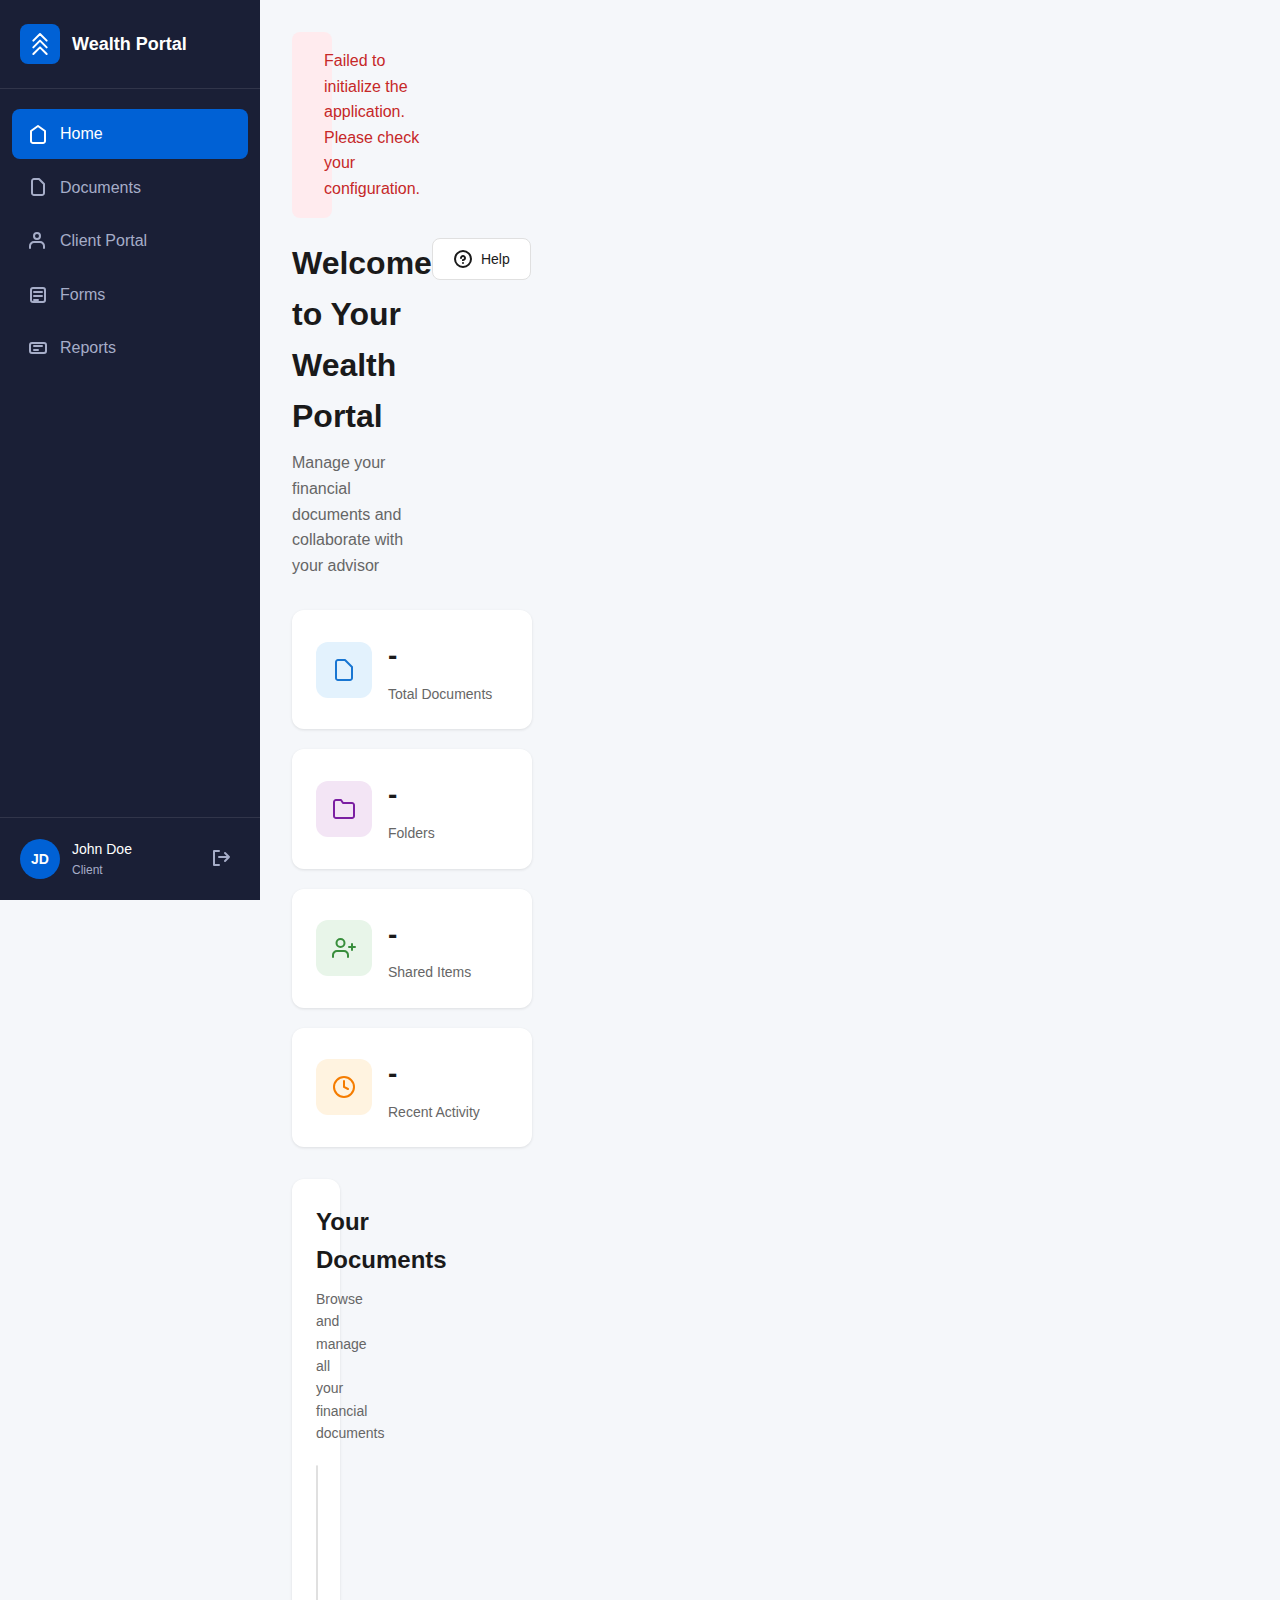
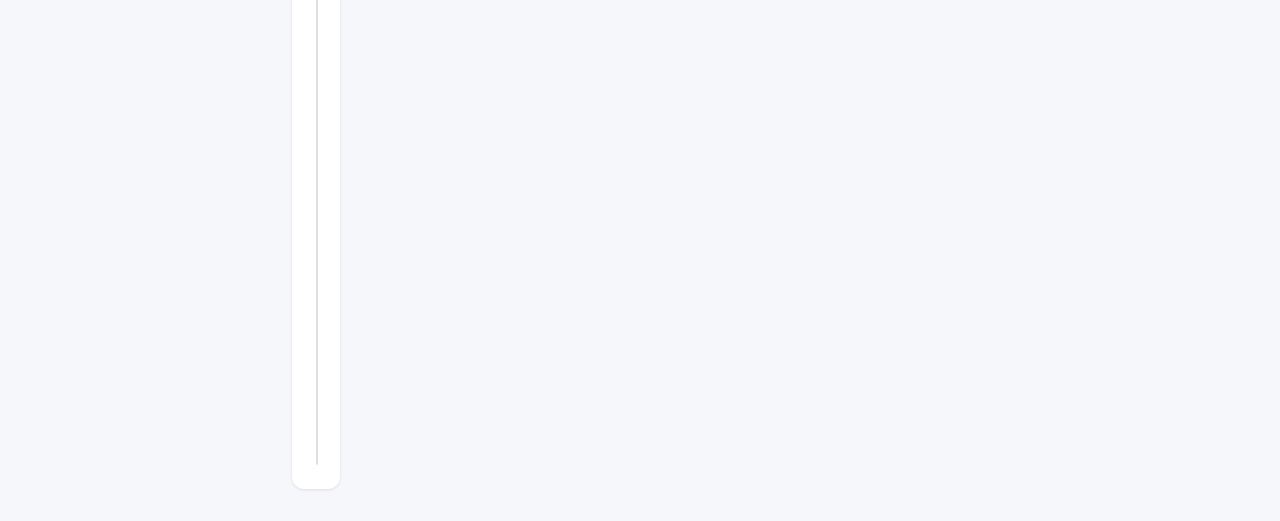
<file: frontend/index.html>
<!DOCTYPE html>
<html lang="en">
<head>
    <meta charset="UTF-8">
    <meta name="viewport" content="width=device-width, initial-scale=1.0">
    <title>Wealth Portal - Home</title>

    <!-- Box UI Elements CSS -->
    <link rel="stylesheet" href="https://cdn01.boxcdn.net/platform/elements/21.0.0/en-US/explorer.css" />

    <!-- Custom styles -->
    <link rel="stylesheet" href="styles/main.css">
</head>
<body>
    <div class="app-container">
        <!-- Sidebar Navigation -->
        <aside class="sidebar">
            <div class="sidebar-header">
                <div class="logo">
                    <svg width="40" height="40" viewBox="0 0 60 60" fill="none" xmlns="http://www.w3.org/2000/svg">
                        <rect width="60" height="60" rx="12" fill="#0061D5"/>
                        <path d="M20 25L30 15L40 25M20 35L30 25L40 35M20 45L30 35L40 45" stroke="white" stroke-width="3" stroke-linecap="round" stroke-linejoin="round"/>
                    </svg>
                    <span>Wealth Portal</span>
                </div>
            </div>

            <nav class="sidebar-nav">
                <a href="index.html" class="nav-item active">
                    <svg width="20" height="20" viewBox="0 0 20 20" fill="none" xmlns="http://www.w3.org/2000/svg">
                        <path d="M3 7L10 2L17 7V17C17 17.5304 16.7893 18.0391 16.4142 18.4142C16.0391 18.7893 15.5304 19 15 19H5C4.46957 19 3.96086 18.7893 3.58579 18.4142C3.21071 18.0391 3 17.5304 3 17V7Z" stroke="currentColor" stroke-width="2" stroke-linecap="round" stroke-linejoin="round"/>
                    </svg>
                    <span>Home</span>
                </a>

                <a href="documents.html" class="nav-item">
                    <svg width="20" height="20" viewBox="0 0 20 20" fill="none" xmlns="http://www.w3.org/2000/svg">
                        <path d="M4 4C4 3.46957 4.21071 2.96086 4.58579 2.58579C4.96086 2.21071 5.46957 2 6 2H11L16 7V16C16 16.5304 15.7893 17.0391 15.4142 17.4142C15.0391 17.7893 14.5304 18 14 18H6C5.46957 18 4.96086 17.7893 4.58579 17.4142C4.21071 17.0391 4 16.5304 4 16V4Z" stroke="currentColor" stroke-width="2" stroke-linecap="round" stroke-linejoin="round"/>
                    </svg>
                    <span>Documents</span>
                </a>

                <a href="client-portal.html" class="nav-item">
                    <svg width="20" height="20" viewBox="0 0 20 20" fill="none" xmlns="http://www.w3.org/2000/svg">
                        <path d="M16 17V15C16 13.9391 15.5786 12.9217 14.8284 12.1716C14.0783 11.4214 13.0609 11 12 11H6C4.93913 11 3.92172 11.4214 3.17157 12.1716C2.42143 12.9217 2 13.9391 2 15V17" stroke="currentColor" stroke-width="2" stroke-linecap="round" stroke-linejoin="round"/>
                        <circle cx="9" cy="5" r="3" stroke="currentColor" stroke-width="2"/>
                    </svg>
                    <span>Client Portal</span>
                </a>

                <a href="forms.html" class="nav-item">
                    <svg width="20" height="20" viewBox="0 0 20 20" fill="none" xmlns="http://www.w3.org/2000/svg">
                        <rect x="3" y="3" width="14" height="14" rx="2" stroke="currentColor" stroke-width="2"/>
                        <line x1="6" y1="7" x2="14" y2="7" stroke="currentColor" stroke-width="2" stroke-linecap="round"/>
                        <line x1="6" y1="11" x2="14" y2="11" stroke="currentColor" stroke-width="2" stroke-linecap="round"/>
                        <line x1="6" y1="15" x2="10" y2="15" stroke="currentColor" stroke-width="2" stroke-linecap="round"/>
                    </svg>
                    <span>Forms</span>
                </a>

                <a href="reports.html" class="nav-item">
                    <svg width="20" height="20" viewBox="0 0 20 20" fill="none" xmlns="http://www.w3.org/2000/svg">
                        <path d="M18 13V7C18 5.89543 17.1046 5 16 5H4C2.89543 5 2 5.89543 2 7V13C2 14.1046 2.89543 15 4 15H16C17.1046 15 18 14.1046 18 13Z" stroke="currentColor" stroke-width="2"/>
                        <line x1="6" y1="8" x2="14" y2="8" stroke="currentColor" stroke-width="2" stroke-linecap="round"/>
                        <line x1="6" y1="12" x2="10" y2="12" stroke="currentColor" stroke-width="2" stroke-linecap="round"/>
                    </svg>
                    <span>Reports</span>
                </a>
            </nav>

            <div class="sidebar-footer">
                <div class="user-profile">
                    <div class="avatar">JD</div>
                    <div class="user-info">
                        <div class="user-name">John Doe</div>
                        <div class="user-role">Client</div>
                    </div>
                </div>
                <button class="logout-btn" onclick="logout()">
                    <svg width="20" height="20" viewBox="0 0 20 20" fill="none" xmlns="http://www.w3.org/2000/svg">
                        <path d="M7 17L2 17L2 3L7 3M13 13L17 9M17 9L13 5M17 9L7 9" stroke="currentColor" stroke-width="2" stroke-linecap="round" stroke-linejoin="round"/>
                    </svg>
                </button>
            </div>
        </aside>

        <!-- Main Content -->
        <main class="main-content">
            <header class="page-header">
                <div class="header-content">
                    <h1>Welcome to Your Wealth Portal</h1>
                    <p class="header-subtitle">Manage your financial documents and collaborate with your advisor</p>
                </div>
                <div class="header-actions">
                    <button class="btn btn-secondary" onclick="showHelp()">
                        <svg width="20" height="20" viewBox="0 0 20 20" fill="none" xmlns="http://www.w3.org/2000/svg">
                            <circle cx="10" cy="10" r="8" stroke="currentColor" stroke-width="2"/>
                            <path d="M10 14V14.01M10 11C10 11 10 11 10 11C10.5304 11 11.0391 10.7893 11.4142 10.4142C11.7893 10.0391 12 9.53043 12 9C12 8.46957 11.7893 7.96086 11.4142 7.58579C11.0391 7.21071 10.5304 7 10 7C9.46957 7 8.96086 7.21071 8.58579 7.58579C8.21071 7.96086 8 8.46957 8 9" stroke="currentColor" stroke-width="2" stroke-linecap="round"/>
                        </svg>
                        Help
                    </button>
                </div>
            </header>

            <!-- Quick Stats -->
            <div class="stats-grid">
                <div class="stat-card">
                    <div class="stat-icon" style="background: #e3f2fd;">
                        <svg width="24" height="24" viewBox="0 0 24 24" fill="none" xmlns="http://www.w3.org/2000/svg">
                            <path d="M13 2H6C5.46957 2 4.96086 2.21071 4.58579 2.58579C4.21071 2.96086 4 3.46957 4 4V20C4 20.5304 4.21071 21.0391 4.58579 21.4142C4.96086 21.7893 5.46957 22 6 22H18C18.5304 22 19.0391 21.7893 19.4142 21.4142C19.7893 21.0391 20 20.5304 20 20V9L13 2Z" stroke="#1976d2" stroke-width="2" stroke-linecap="round" stroke-linejoin="round"/>
                        </svg>
                    </div>
                    <div class="stat-content">
                        <div class="stat-value" id="totalFiles">-</div>
                        <div class="stat-label">Total Documents</div>
                    </div>
                </div>

                <div class="stat-card">
                    <div class="stat-icon" style="background: #f3e5f5;">
                        <svg width="24" height="24" viewBox="0 0 24 24" fill="none" xmlns="http://www.w3.org/2000/svg">
                            <path d="M22 19C22 19.5304 21.7893 20.0391 21.4142 20.4142C21.0391 20.7893 20.5304 21 20 21H4C3.46957 21 2.96086 20.7893 2.58579 20.4142C2.21071 20.0391 2 19.5304 2 19V5C2 4.46957 2.21071 3.96086 2.58579 3.58579C2.96086 3.21071 3.46957 3 4 3H9L11 6H20C20.5304 6 21.0391 6.21071 21.4142 6.58579C21.7893 6.96086 22 7.46957 22 8V19Z" stroke="#7b1fa2" stroke-width="2" stroke-linecap="round" stroke-linejoin="round"/>
                        </svg>
                    </div>
                    <div class="stat-content">
                        <div class="stat-value" id="totalFolders">-</div>
                        <div class="stat-label">Folders</div>
                    </div>
                </div>

                <div class="stat-card">
                    <div class="stat-icon" style="background: #e8f5e9;">
                        <svg width="24" height="24" viewBox="0 0 24 24" fill="none" xmlns="http://www.w3.org/2000/svg">
                            <path d="M16 21V19C16 17.9391 15.5786 16.9217 14.8284 16.1716C14.0783 15.4214 13.0609 15 12 15H5C3.93913 15 2.92172 15.4214 2.17157 16.1716C1.42143 16.9217 1 17.9391 1 19V21" stroke="#388e3c" stroke-width="2" stroke-linecap="round" stroke-linejoin="round"/>
                            <circle cx="8.5" cy="7" r="4" stroke="#388e3c" stroke-width="2"/>
                            <path d="M20 8V14M23 11H17" stroke="#388e3c" stroke-width="2" stroke-linecap="round"/>
                        </svg>
                    </div>
                    <div class="stat-content">
                        <div class="stat-value" id="sharedItems">-</div>
                        <div class="stat-label">Shared Items</div>
                    </div>
                </div>

                <div class="stat-card">
                    <div class="stat-icon" style="background: #fff3e0;">
                        <svg width="24" height="24" viewBox="0 0 24 24" fill="none" xmlns="http://www.w3.org/2000/svg">
                            <circle cx="12" cy="12" r="10" stroke="#f57c00" stroke-width="2"/>
                            <path d="M12 6V12L16 14" stroke="#f57c00" stroke-width="2" stroke-linecap="round"/>
                        </svg>
                    </div>
                    <div class="stat-content">
                        <div class="stat-value" id="recentActivity">-</div>
                        <div class="stat-label">Recent Activity</div>
                    </div>
                </div>
            </div>

            <!-- Content Explorer Section -->
            <div class="content-section">
                <div class="section-header">
                    <h2>Your Documents</h2>
                    <p class="section-description">Browse and manage all your financial documents</p>
                </div>

                <div class="explorer-container">
                    <!-- Box Content Explorer will be rendered here -->
                    <div id="content-explorer"></div>
                </div>
            </div>
        </main>
    </div>

    <!-- Box UI Elements JavaScript -->
    <script src="https://cdn01.boxcdn.net/platform/elements/21.0.0/en-US/explorer.js"></script>

    <!-- Custom JavaScript -->
    <script src="scripts/main.js"></script>
</body>
</html>
</file>
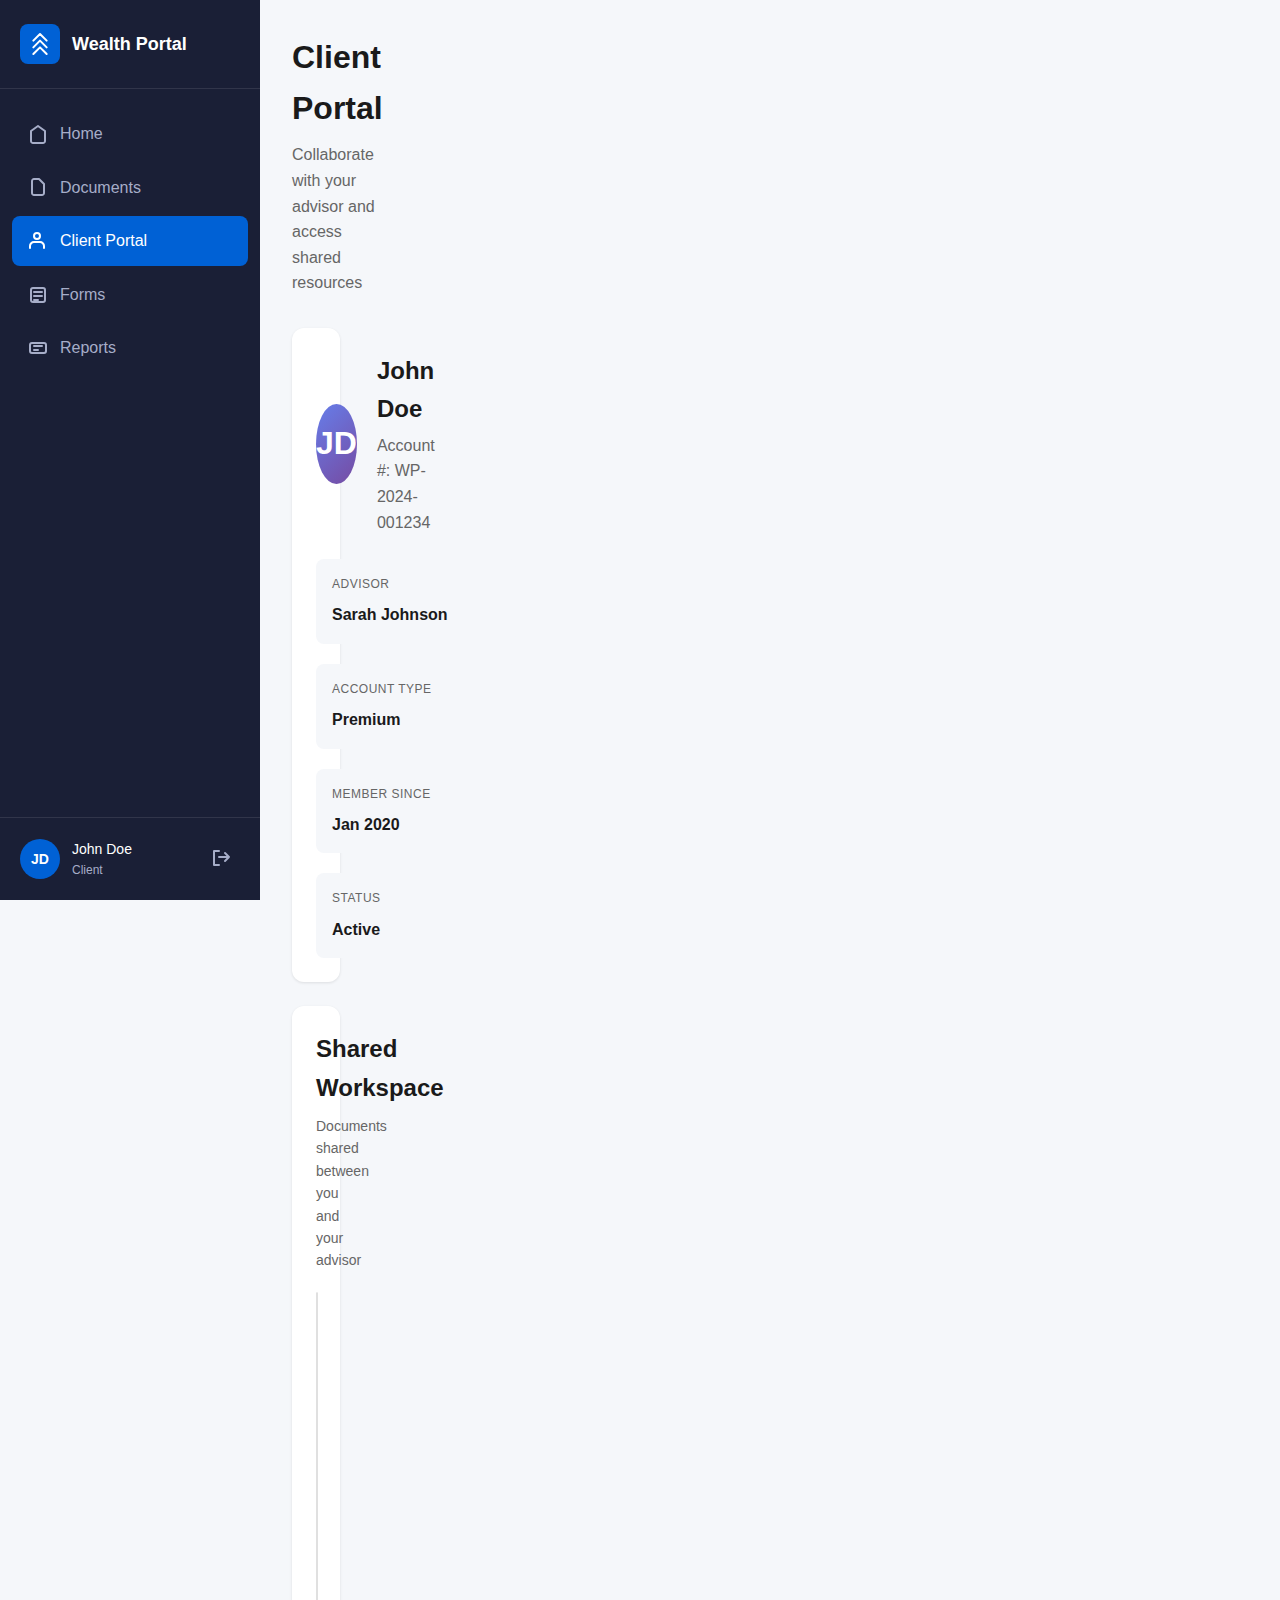
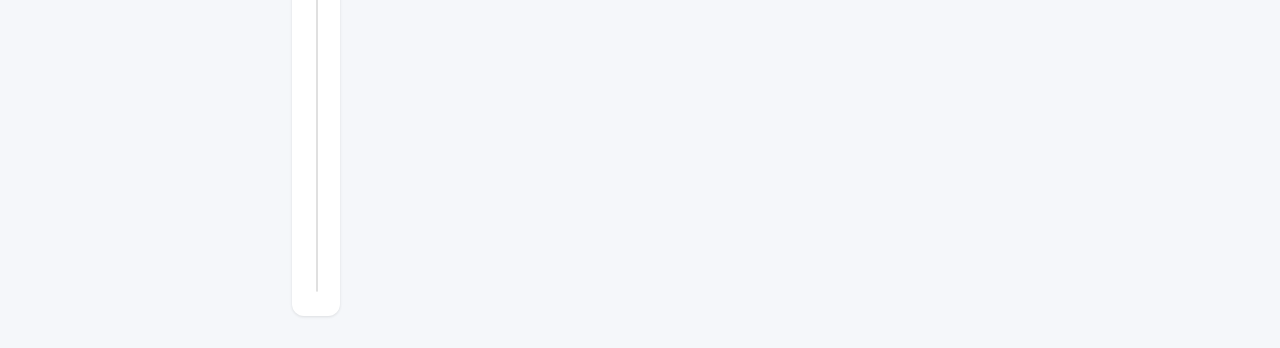
<file: frontend/client-portal.html>
<!DOCTYPE html>
<html lang="en">
<head>
    <meta charset="UTF-8">
    <meta name="viewport" content="width=device-width, initial-scale=1.0">
    <title>Wealth Portal - Client Portal</title>
    <link rel="stylesheet" href="https://cdn01.boxcdn.net/platform/elements/21.0.0/en-US/explorer.css" />
    <link rel="stylesheet" href="styles/main.css">
    <style>
        .client-info-card {
            background: var(--card-bg);
            border-radius: 12px;
            padding: 24px;
            box-shadow: 0 1px 3px rgba(0, 0, 0, 0.1);
            margin-bottom: 24px;
        }
        .client-header {
            display: flex;
            align-items: center;
            gap: 20px;
            margin-bottom: 24px;
        }
        .client-avatar {
            width: 80px;
            height: 80px;
            border-radius: 50%;
            background: linear-gradient(135deg, #667eea 0%, #764ba2 100%);
            display: flex;
            align-items: center;
            justify-content: center;
            color: white;
            font-size: 32px;
            font-weight: 600;
        }
        .client-details h2 {
            font-size: 24px;
            margin-bottom: 4px;
        }
        .client-details p {
            color: var(--text-secondary);
        }
        .info-grid {
            display: grid;
            grid-template-columns: repeat(auto-fit, minmax(200px, 1fr));
            gap: 20px;
        }
        .info-item {
            padding: 16px;
            background: var(--background);
            border-radius: 8px;
        }
        .info-label {
            font-size: 12px;
            color: var(--text-secondary);
            text-transform: uppercase;
            letter-spacing: 0.5px;
            margin-bottom: 8px;
        }
        .info-value {
            font-size: 16px;
            font-weight: 600;
            color: var(--text-primary);
        }
    </style>
</head>
<body>
    <div class="app-container">
        <aside class="sidebar">
            <div class="sidebar-header">
                <div class="logo">
                    <svg width="40" height="40" viewBox="0 0 60 60" fill="none" xmlns="http://www.w3.org/2000/svg">
                        <rect width="60" height="60" rx="12" fill="#0061D5"/>
                        <path d="M20 25L30 15L40 25M20 35L30 25L40 35M20 45L30 35L40 45" stroke="white" stroke-width="3" stroke-linecap="round" stroke-linejoin="round"/>
                    </svg>
                    <span>Wealth Portal</span>
                </div>
            </div>
            <nav class="sidebar-nav">
                <a href="index.html" class="nav-item">
                    <svg width="20" height="20" viewBox="0 0 20 20" fill="none" xmlns="http://www.w3.org/2000/svg">
                        <path d="M3 7L10 2L17 7V17C17 17.5304 16.7893 18.0391 16.4142 18.4142C16.0391 18.7893 15.5304 19 15 19H5C4.46957 19 3.96086 18.7893 3.58579 18.4142C3.21071 18.0391 3 17.5304 3 17V7Z" stroke="currentColor" stroke-width="2" stroke-linecap="round" stroke-linejoin="round"/>
                    </svg>
                    <span>Home</span>
                </a>
                <a href="documents.html" class="nav-item">
                    <svg width="20" height="20" viewBox="0 0 20 20" fill="none" xmlns="http://www.w3.org/2000/svg">
                        <path d="M4 4C4 3.46957 4.21071 2.96086 4.58579 2.58579C4.96086 2.21071 5.46957 2 6 2H11L16 7V16C16 16.5304 15.7893 17.0391 15.4142 17.4142C15.0391 17.7893 14.5304 18 14 18H6C5.46957 18 4.96086 17.7893 4.58579 17.4142C4.21071 17.0391 4 16.5304 4 16V4Z" stroke="currentColor" stroke-width="2" stroke-linecap="round" stroke-linejoin="round"/>
                    </svg>
                    <span>Documents</span>
                </a>
                <a href="client-portal.html" class="nav-item active">
                    <svg width="20" height="20" viewBox="0 0 20 20" fill="none" xmlns="http://www.w3.org/2000/svg">
                        <path d="M16 17V15C16 13.9391 15.5786 12.9217 14.8284 12.1716C14.0783 11.4214 13.0609 11 12 11H6C4.93913 11 3.92172 11.4214 3.17157 12.1716C2.42143 12.9217 2 13.9391 2 15V17" stroke="currentColor" stroke-width="2" stroke-linecap="round" stroke-linejoin="round"/>
                        <circle cx="9" cy="5" r="3" stroke="currentColor" stroke-width="2"/>
                    </svg>
                    <span>Client Portal</span>
                </a>
                <a href="forms.html" class="nav-item">
                    <svg width="20" height="20" viewBox="0 0 20 20" fill="none" xmlns="http://www.w3.org/2000/svg">
                        <rect x="3" y="3" width="14" height="14" rx="2" stroke="currentColor" stroke-width="2"/>
                        <line x1="6" y1="7" x2="14" y2="7" stroke="currentColor" stroke-width="2" stroke-linecap="round"/>
                        <line x1="6" y1="11" x2="14" y2="11" stroke="currentColor" stroke-width="2" stroke-linecap="round"/>
                        <line x1="6" y1="15" x2="10" y2="15" stroke="currentColor" stroke-width="2" stroke-linecap="round"/>
                    </svg>
                    <span>Forms</span>
                </a>
                <a href="reports.html" class="nav-item">
                    <svg width="20" height="20" viewBox="0 0 20 20" fill="none" xmlns="http://www.w3.org/2000/svg">
                        <path d="M18 13V7C18 5.89543 17.1046 5 16 5H4C2.89543 5 2 5.89543 2 7V13C2 14.1046 2.89543 15 4 15H16C17.1046 15 18 14.1046 18 13Z" stroke="currentColor" stroke-width="2"/>
                        <line x1="6" y1="8" x2="14" y2="8" stroke="currentColor" stroke-width="2" stroke-linecap="round"/>
                        <line x1="6" y1="12" x2="10" y2="12" stroke="currentColor" stroke-width="2" stroke-linecap="round"/>
                    </svg>
                    <span>Reports</span>
                </a>
            </nav>
            <div class="sidebar-footer">
                <div class="user-profile">
                    <div class="avatar">JD</div>
                    <div class="user-info">
                        <div class="user-name">John Doe</div>
                        <div class="user-role">Client</div>
                    </div>
                </div>
                <button class="logout-btn" onclick="logout()">
                    <svg width="20" height="20" viewBox="0 0 20 20" fill="none" xmlns="http://www.w3.org/2000/svg">
                        <path d="M7 17L2 17L2 3L7 3M13 13L17 9M17 9L13 5M17 9L7 9" stroke="currentColor" stroke-width="2" stroke-linecap="round" stroke-linejoin="round"/>
                    </svg>
                </button>
            </div>
        </aside>

        <main class="main-content">
            <header class="page-header">
                <div class="header-content">
                    <h1>Client Portal</h1>
                    <p class="header-subtitle">Collaborate with your advisor and access shared resources</p>
                </div>
            </header>

            <div class="client-info-card">
                <div class="client-header">
                    <div class="client-avatar">JD</div>
                    <div class="client-details">
                        <h2>John Doe</h2>
                        <p>Account #: WP-2024-001234</p>
                    </div>
                </div>
                <div class="info-grid">
                    <div class="info-item">
                        <div class="info-label">Advisor</div>
                        <div class="info-value">Sarah Johnson</div>
                    </div>
                    <div class="info-item">
                        <div class="info-label">Account Type</div>
                        <div class="info-value">Premium</div>
                    </div>
                    <div class="info-item">
                        <div class="info-label">Member Since</div>
                        <div class="info-value">Jan 2020</div>
                    </div>
                    <div class="info-item">
                        <div class="info-label">Status</div>
                        <div class="info-value">Active</div>
                    </div>
                </div>
            </div>

            <div class="content-section">
                <div class="section-header">
                    <h2>Shared Workspace</h2>
                    <p class="section-description">Documents shared between you and your advisor</p>
                </div>
                <div class="explorer-container">
                    <div id="content-explorer"></div>
                </div>
            </div>
        </main>
    </div>

    <script src="https://cdn01.boxcdn.net/platform/elements/21.0.0/en-US/explorer.js"></script>
    <script>
        const API_BASE_URL = 'http://localhost:5000/api';
        let config, accessToken;

        async function init() {
            try {
                const configResp = await fetch(`${API_BASE_URL}/config`);
                config = await configResp.json();

                const tokenResp = await fetch(`${API_BASE_URL}/token`, {
                    method: 'POST',
                    headers: { 'Content-Type': 'application/json' },
                    body: JSON.stringify({ folder_id: config.folder_ids.client_portal })
                });
                const tokenData = await tokenResp.json();
                accessToken = tokenData.access_token;

                const explorer = new Box.ContentExplorer();
                explorer.show(config.folder_ids.client_portal, accessToken, {
                    container: '#content-explorer',
                    canUpload: true,
                    canDownload: true,
                    canPreview: true,
                    canShare: true,
                });
            } catch (error) {
                console.error('Init error:', error);
            }
        }

        function logout() {
            if (confirm('Are you sure you want to logout?')) {
                window.location.href = 'signin.html';
            }
        }

        document.addEventListener('DOMContentLoaded', init);
    </script>
</body>
</html>
</file>
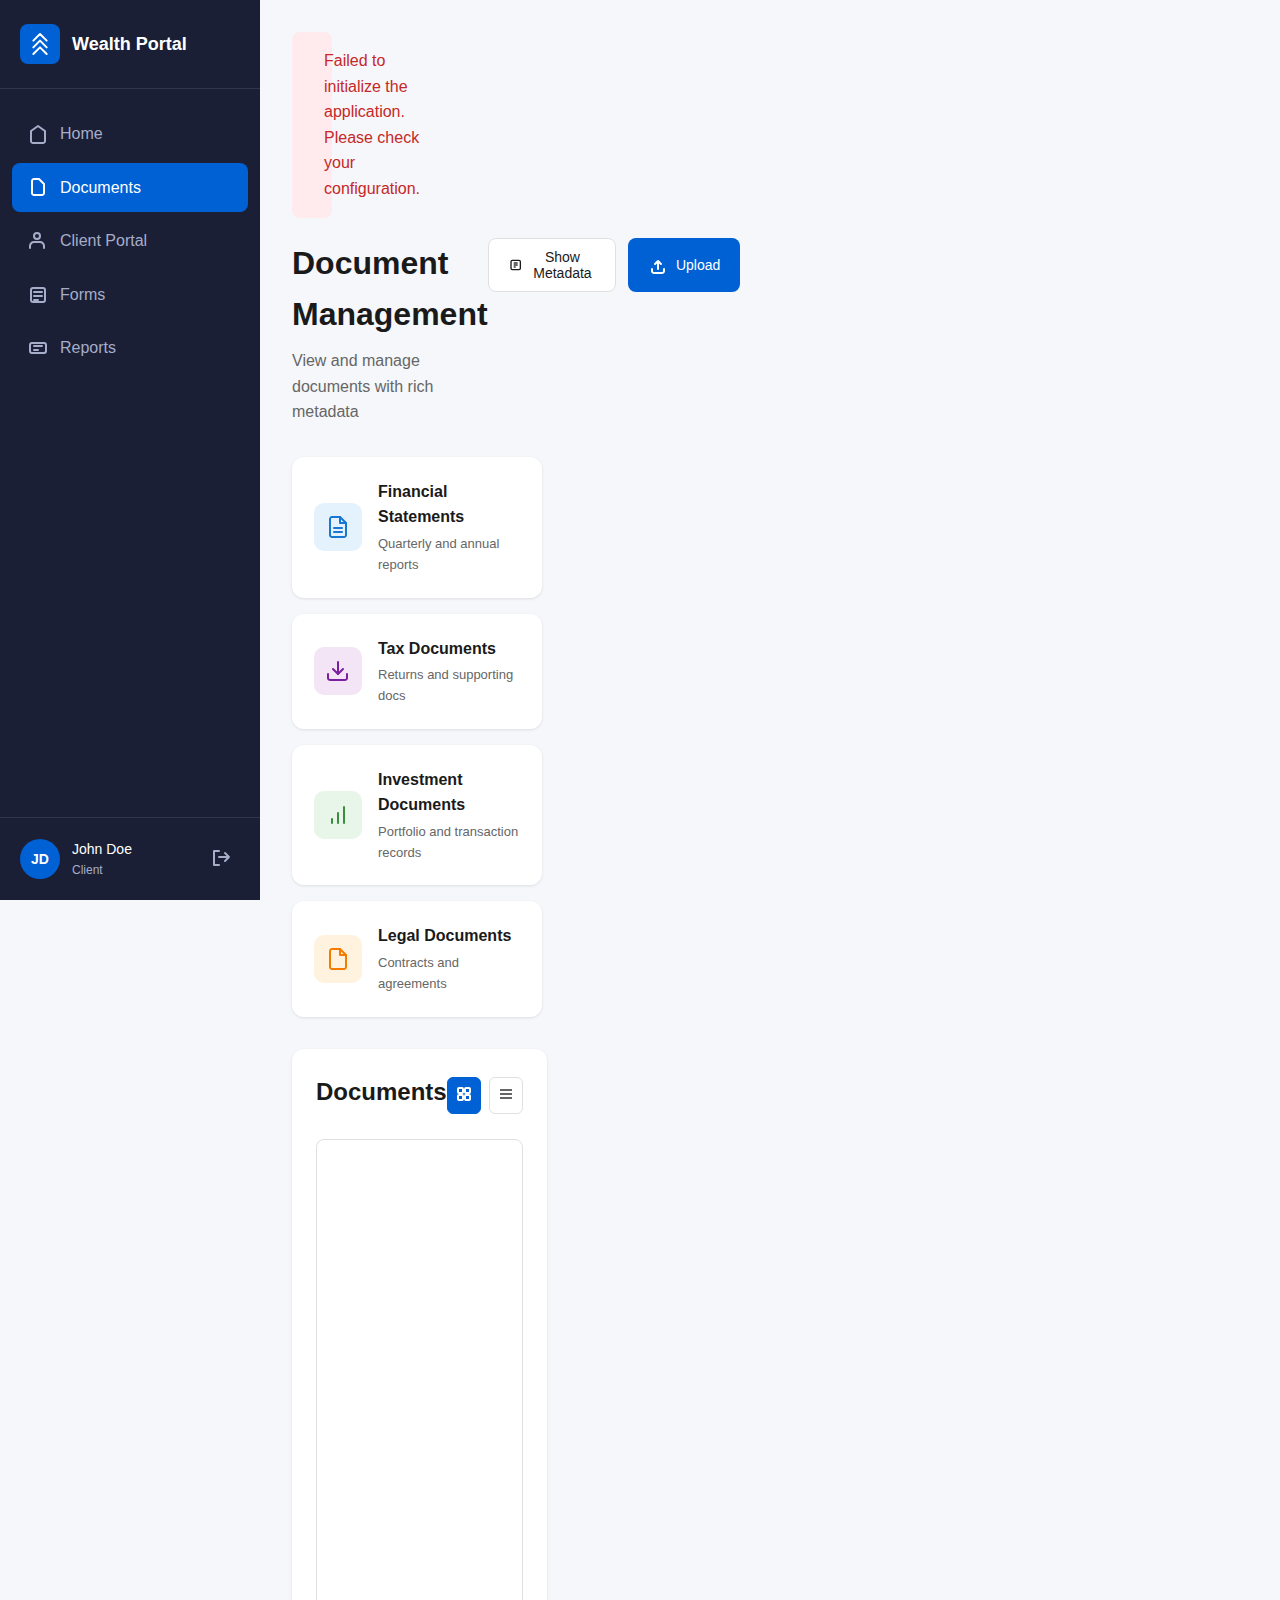
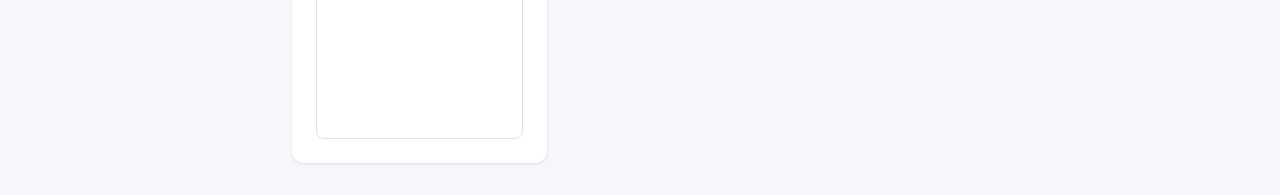
<file: frontend/documents.html>
<!DOCTYPE html>
<html lang="en">
<head>
    <meta charset="UTF-8">
    <meta name="viewport" content="width=device-width, initial-scale=1.0">
    <title>Wealth Portal - Documents</title>

    <!-- Box UI Elements CSS -->
    <link rel="stylesheet" href="https://cdn01.boxcdn.net/platform/elements/21.0.0/en-US/explorer.css" />
    <link rel="stylesheet" href="https://cdn01.boxcdn.net/platform/elements/21.0.0/en-US/sidebar.css" />

    <!-- Custom styles -->
    <link rel="stylesheet" href="styles/main.css">
    <link rel="stylesheet" href="styles/documents.css">
</head>
<body>
    <div class="app-container">
        <!-- Sidebar Navigation -->
        <aside class="sidebar">
            <div class="sidebar-header">
                <div class="logo">
                    <svg width="40" height="40" viewBox="0 0 60 60" fill="none" xmlns="http://www.w3.org/2000/svg">
                        <rect width="60" height="60" rx="12" fill="#0061D5"/>
                        <path d="M20 25L30 15L40 25M20 35L30 25L40 35M20 45L30 35L40 45" stroke="white" stroke-width="3" stroke-linecap="round" stroke-linejoin="round"/>
                    </svg>
                    <span>Wealth Portal</span>
                </div>
            </div>

            <nav class="sidebar-nav">
                <a href="index.html" class="nav-item">
                    <svg width="20" height="20" viewBox="0 0 20 20" fill="none" xmlns="http://www.w3.org/2000/svg">
                        <path d="M3 7L10 2L17 7V17C17 17.5304 16.7893 18.0391 16.4142 18.4142C16.0391 18.7893 15.5304 19 15 19H5C4.46957 19 3.96086 18.7893 3.58579 18.4142C3.21071 18.0391 3 17.5304 3 17V7Z" stroke="currentColor" stroke-width="2" stroke-linecap="round" stroke-linejoin="round"/>
                    </svg>
                    <span>Home</span>
                </a>

                <a href="documents.html" class="nav-item active">
                    <svg width="20" height="20" viewBox="0 0 20 20" fill="none" xmlns="http://www.w3.org/2000/svg">
                        <path d="M4 4C4 3.46957 4.21071 2.96086 4.58579 2.58579C4.96086 2.21071 5.46957 2 6 2H11L16 7V16C16 16.5304 15.7893 17.0391 15.4142 17.4142C15.0391 17.7893 14.5304 18 14 18H6C5.46957 18 4.96086 17.7893 4.58579 17.4142C4.21071 17.0391 4 16.5304 4 16V4Z" stroke="currentColor" stroke-width="2" stroke-linecap="round" stroke-linejoin="round"/>
                    </svg>
                    <span>Documents</span>
                </a>

                <a href="client-portal.html" class="nav-item">
                    <svg width="20" height="20" viewBox="0 0 20 20" fill="none" xmlns="http://www.w3.org/2000/svg">
                        <path d="M16 17V15C16 13.9391 15.5786 12.9217 14.8284 12.1716C14.0783 11.4214 13.0609 11 12 11H6C4.93913 11 3.92172 11.4214 3.17157 12.1716C2.42143 12.9217 2 13.9391 2 15V17" stroke="currentColor" stroke-width="2" stroke-linecap="round" stroke-linejoin="round"/>
                        <circle cx="9" cy="5" r="3" stroke="currentColor" stroke-width="2"/>
                    </svg>
                    <span>Client Portal</span>
                </a>

                <a href="forms.html" class="nav-item">
                    <svg width="20" height="20" viewBox="0 0 20 20" fill="none" xmlns="http://www.w3.org/2000/svg">
                        <rect x="3" y="3" width="14" height="14" rx="2" stroke="currentColor" stroke-width="2"/>
                        <line x1="6" y1="7" x2="14" y2="7" stroke="currentColor" stroke-width="2" stroke-linecap="round"/>
                        <line x1="6" y1="11" x2="14" y2="11" stroke="currentColor" stroke-width="2" stroke-linecap="round"/>
                        <line x1="6" y1="15" x2="10" y2="15" stroke="currentColor" stroke-width="2" stroke-linecap="round"/>
                    </svg>
                    <span>Forms</span>
                </a>

                <a href="reports.html" class="nav-item">
                    <svg width="20" height="20" viewBox="0 0 20 20" fill="none" xmlns="http://www.w3.org/2000/svg">
                        <path d="M18 13V7C18 5.89543 17.1046 5 16 5H4C2.89543 5 2 5.89543 2 7V13C2 14.1046 2.89543 15 4 15H16C17.1046 15 18 14.1046 18 13Z" stroke="currentColor" stroke-width="2"/>
                        <line x1="6" y1="8" x2="14" y2="8" stroke="currentColor" stroke-width="2" stroke-linecap="round"/>
                        <line x1="6" y1="12" x2="10" y2="12" stroke="currentColor" stroke-width="2" stroke-linecap="round"/>
                    </svg>
                    <span>Reports</span>
                </a>
            </nav>

            <div class="sidebar-footer">
                <div class="user-profile">
                    <div class="avatar">JD</div>
                    <div class="user-info">
                        <div class="user-name">John Doe</div>
                        <div class="user-role">Client</div>
                    </div>
                </div>
                <button class="logout-btn" onclick="logout()">
                    <svg width="20" height="20" viewBox="0 0 20 20" fill="none" xmlns="http://www.w3.org/2000/svg">
                        <path d="M7 17L2 17L2 3L7 3M13 13L17 9M17 9L13 5M17 9L7 9" stroke="currentColor" stroke-width="2" stroke-linecap="round" stroke-linejoin="round"/>
                    </svg>
                </button>
            </div>
        </aside>

        <!-- Main Content -->
        <main class="main-content">
            <header class="page-header">
                <div class="header-content">
                    <h1>Document Management</h1>
                    <p class="header-subtitle">View and manage documents with rich metadata</p>
                </div>
                <div class="header-actions">
                    <button class="btn btn-secondary" onclick="toggleMetadataView()">
                        <svg width="20" height="20" viewBox="0 0 20 20" fill="none" xmlns="http://www.w3.org/2000/svg">
                            <rect x="3" y="3" width="14" height="14" rx="2" stroke="currentColor" stroke-width="2"/>
                            <line x1="7" y1="7" x2="13" y2="7" stroke="currentColor" stroke-width="2"/>
                            <line x1="7" y1="10" x2="13" y2="10" stroke="currentColor" stroke-width="2"/>
                            <line x1="7" y1="13" x2="10" y2="13" stroke="currentColor" stroke-width="2"/>
                        </svg>
                        <span id="metadataToggleText">Show Metadata</span>
                    </button>
                    <button class="btn btn-primary" onclick="uploadDocument()">
                        <svg width="20" height="20" viewBox="0 0 20 20" fill="none" xmlns="http://www.w3.org/2000/svg">
                            <path d="M10 14V6M10 6L7 9M10 6L13 9M4 14V16C4 16.5304 4.21071 17.0391 4.58579 17.4142C4.96086 17.7893 5.46957 18 6 18H14C14.5304 18 15.0391 17.7893 15.4142 17.4142C15.7893 17.0391 16 16.5304 16 16V14" stroke="currentColor" stroke-width="2" stroke-linecap="round" stroke-linejoin="round"/>
                        </svg>
                        Upload
                    </button>
                </div>
            </header>

            <!-- Document Categories -->
            <div class="categories-section">
                <div class="category-card" onclick="filterByCategory('financial-statements')">
                    <div class="category-icon" style="background: #e3f2fd; color: #1976d2;">
                        <svg width="24" height="24" viewBox="0 0 24 24" fill="none" xmlns="http://www.w3.org/2000/svg">
                            <path d="M14 2H6C5.46957 2 4.96086 2.21071 4.58579 2.58579C4.21071 2.96086 4 3.46957 4 4V20C4 20.5304 4.21071 21.0391 4.58579 21.4142C4.96086 21.7893 5.46957 22 6 22H18C18.5304 22 19.0391 21.7893 19.4142 21.4142C19.7893 21.0391 20 20.5304 20 20V8L14 2Z" stroke="currentColor" stroke-width="2" stroke-linecap="round" stroke-linejoin="round"/>
                            <polyline points="14 2 14 8 20 8" stroke="currentColor" stroke-width="2" stroke-linecap="round" stroke-linejoin="round"/>
                            <line x1="8" y1="13" x2="16" y2="13" stroke="currentColor" stroke-width="2" stroke-linecap="round"/>
                            <line x1="8" y1="17" x2="16" y2="17" stroke="currentColor" stroke-width="2" stroke-linecap="round"/>
                        </svg>
                    </div>
                    <div class="category-info">
                        <h3>Financial Statements</h3>
                        <p>Quarterly and annual reports</p>
                    </div>
                </div>

                <div class="category-card" onclick="filterByCategory('tax-documents')">
                    <div class="category-icon" style="background: #f3e5f5; color: #7b1fa2;">
                        <svg width="24" height="24" viewBox="0 0 24 24" fill="none" xmlns="http://www.w3.org/2000/svg">
                            <path d="M21 15V19C21 19.5304 20.7893 20.0391 20.4142 20.4142C20.0391 20.7893 19.5304 21 19 21H5C4.46957 21 3.96086 20.7893 2.58579 20.4142C2.21071 20.0391 2 19.5304 2 19V15" stroke="currentColor" stroke-width="2" stroke-linecap="round" stroke-linejoin="round"/>
                            <polyline points="7 10 12 15 17 10" stroke="currentColor" stroke-width="2" stroke-linecap="round" stroke-linejoin="round"/>
                            <line x1="12" y1="15" x2="12" y2="3" stroke="currentColor" stroke-width="2" stroke-linecap="round" stroke-linejoin="round"/>
                        </svg>
                    </div>
                    <div class="category-info">
                        <h3>Tax Documents</h3>
                        <p>Returns and supporting docs</p>
                    </div>
                </div>

                <div class="category-card" onclick="filterByCategory('investment-docs')">
                    <div class="category-icon" style="background: #e8f5e9; color: #388e3c;">
                        <svg width="24" height="24" viewBox="0 0 24 24" fill="none" xmlns="http://www.w3.org/2000/svg">
                            <line x1="12" y1="20" x2="12" y2="10" stroke="currentColor" stroke-width="2" stroke-linecap="round"/>
                            <line x1="18" y1="20" x2="18" y2="4" stroke="currentColor" stroke-width="2" stroke-linecap="round"/>
                            <line x1="6" y1="20" x2="6" y2="16" stroke="currentColor" stroke-width="2" stroke-linecap="round"/>
                        </svg>
                    </div>
                    <div class="category-info">
                        <h3>Investment Documents</h3>
                        <p>Portfolio and transaction records</p>
                    </div>
                </div>

                <div class="category-card" onclick="filterByCategory('legal-docs')">
                    <div class="category-icon" style="background: #fff3e0; color: #f57c00;">
                        <svg width="24" height="24" viewBox="0 0 24 24" fill="none" xmlns="http://www.w3.org/2000/svg">
                            <path d="M14 2H6C5.46957 2 4.96086 2.21071 4.58579 2.58579C4.21071 2.96086 4 3.46957 4 4V20C4 20.5304 4.21071 21.0391 4.58579 21.4142C4.96086 21.7893 5.46957 22 6 22H18C18.5304 22 19.0391 21.7893 19.4142 21.4142C19.7893 21.0391 20 20.5304 20 20V8L14 2Z" stroke="currentColor" stroke-width="2" stroke-linecap="round" stroke-linejoin="round"/>
                            <polyline points="14 2 14 8 20 8" stroke="currentColor" stroke-width="2" stroke-linecap="round" stroke-linejoin="round"/>
                        </svg>
                    </div>
                    <div class="category-info">
                        <h3>Legal Documents</h3>
                        <p>Contracts and agreements</p>
                    </div>
                </div>
            </div>

            <!-- Main content area with split view -->
            <div class="document-workspace">
                <!-- Explorer Section -->
                <div class="explorer-section">
                    <div class="section-header">
                        <h2>Documents</h2>
                        <div class="view-options">
                            <button class="view-btn active" onclick="setView('grid')">
                                <svg width="16" height="16" viewBox="0 0 16 16" fill="none" xmlns="http://www.w3.org/2000/svg">
                                    <rect x="2" y="2" width="5" height="5" rx="1" stroke="currentColor" stroke-width="2"/>
                                    <rect x="9" y="2" width="5" height="5" rx="1" stroke="currentColor" stroke-width="2"/>
                                    <rect x="2" y="9" width="5" height="5" rx="1" stroke="currentColor" stroke-width="2"/>
                                    <rect x="9" y="9" width="5" height="5" rx="1" stroke="currentColor" stroke-width="2"/>
                                </svg>
                            </button>
                            <button class="view-btn" onclick="setView('list')">
                                <svg width="16" height="16" viewBox="0 0 16 16" fill="none" xmlns="http://www.w3.org/2000/svg">
                                    <line x1="2" y1="4" x2="14" y2="4" stroke="currentColor" stroke-width="2"/>
                                    <line x1="2" y1="8" x2="14" y2="8" stroke="currentColor" stroke-width="2"/>
                                    <line x1="2" y1="12" x2="14" y2="12" stroke="currentColor" stroke-width="2"/>
                                </svg>
                            </button>
                        </div>
                    </div>

                    <div class="explorer-container">
                        <!-- Box Content Explorer will be rendered here -->
                        <div id="content-explorer"></div>
                    </div>
                </div>

                <!-- Metadata Panel -->
                <div class="metadata-panel" id="metadataPanel" style="display: none;">
                    <div class="panel-header">
                        <h3>Document Metadata</h3>
                        <button class="close-btn" onclick="closeMetadataPanel()">
                            <svg width="20" height="20" viewBox="0 0 20 20" fill="none" xmlns="http://www.w3.org/2000/svg">
                                <path d="M15 5L5 15M5 5L15 15" stroke="currentColor" stroke-width="2" stroke-linecap="round"/>
                            </svg>
                        </button>
                    </div>

                    <div class="panel-content" id="metadataContent">
                        <div class="empty-state">
                            <svg width="48" height="48" viewBox="0 0 48 48" fill="none" xmlns="http://www.w3.org/2000/svg">
                                <path d="M14 8C14 7.46957 14.2107 6.96086 14.5858 6.58579C14.9609 6.21071 15.4696 6 16 6H28L38 16V38C38 38.5304 37.7893 39.0391 37.4142 39.4142C37.0391 39.7893 36.5304 40 36 40H16C15.4696 40 14.9609 39.7893 14.5858 39.4142C14.2107 39.0391 14 38.5304 14 38V8Z" stroke="#ccc" stroke-width="2"/>
                                <path d="M20 20H32M20 26H32M20 32H26" stroke="#ccc" stroke-width="2" stroke-linecap="round"/>
                            </svg>
                            <p>Select a document to view its metadata</p>
                        </div>
                    </div>

                    <!-- Box Metadata Sidebar will be rendered here -->
                    <div id="metadata-sidebar"></div>
                </div>
            </div>
        </main>
    </div>

    <!-- Box UI Elements JavaScript -->
    <script src="https://cdn01.boxcdn.net/platform/elements/21.0.0/en-US/explorer.js"></script>
    <script src="https://cdn01.boxcdn.net/platform/elements/21.0.0/en-US/sidebar.js"></script>

    <!-- Custom JavaScript -->
    <script src="scripts/documents.js"></script>
</body>
</html>
</file>
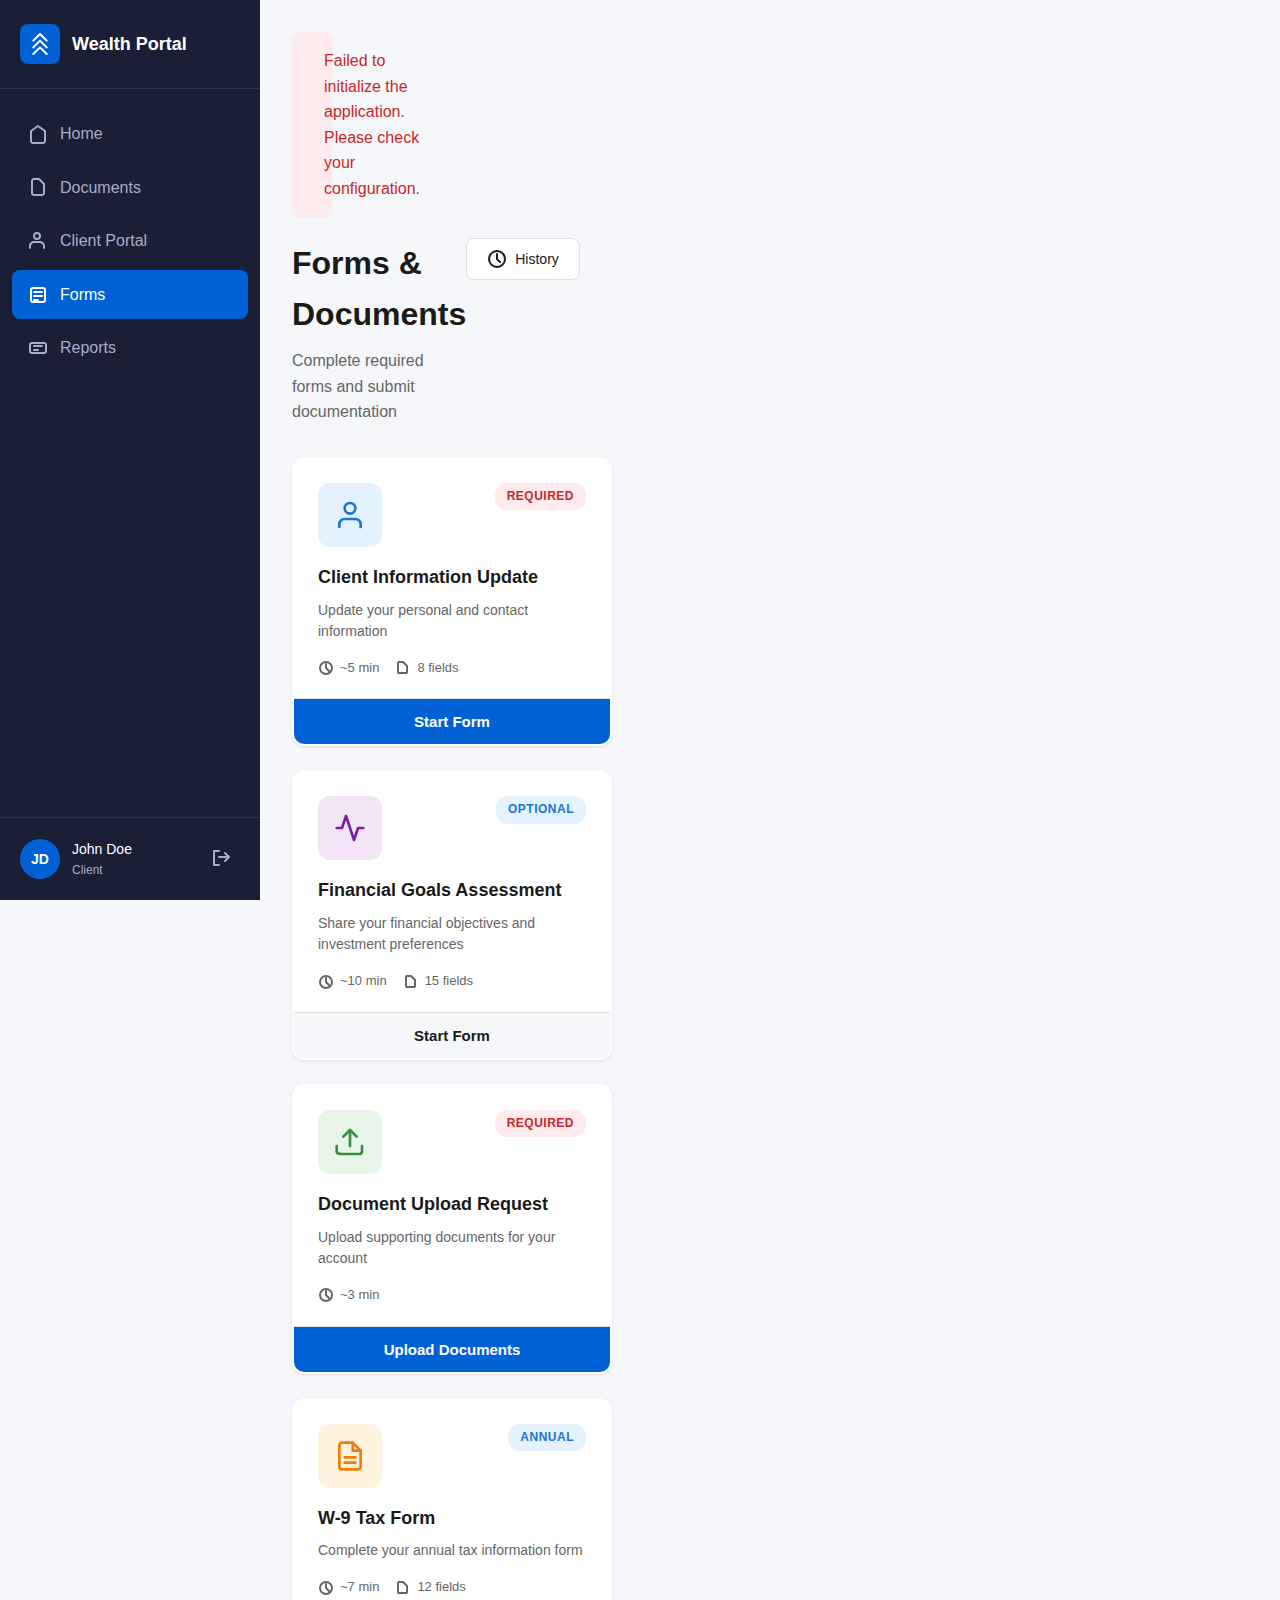
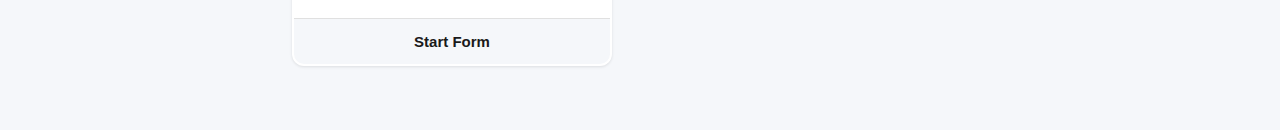
<file: frontend/forms.html>
<!DOCTYPE html>
<html lang="en">
<head>
    <meta charset="UTF-8">
    <meta name="viewport" content="width=device-width, initial-scale=1.0">
    <title>Wealth Portal - Forms</title>

    <!-- Box UI Elements CSS -->
    <link rel="stylesheet" href="https://cdn01.boxcdn.net/platform/elements/21.0.0/en-US/picker.css" />

    <!-- Custom styles -->
    <link rel="stylesheet" href="styles/main.css">
    <link rel="stylesheet" href="styles/forms.css">
</head>
<body>
    <div class="app-container">
        <!-- Sidebar Navigation -->
        <aside class="sidebar">
            <div class="sidebar-header">
                <div class="logo">
                    <svg width="40" height="40" viewBox="0 0 60 60" fill="none" xmlns="http://www.w3.org/2000/svg">
                        <rect width="60" height="60" rx="12" fill="#0061D5"/>
                        <path d="M20 25L30 15L40 25M20 35L30 25L40 35M20 45L30 35L40 45" stroke="white" stroke-width="3" stroke-linecap="round" stroke-linejoin="round"/>
                    </svg>
                    <span>Wealth Portal</span>
                </div>
            </div>

            <nav class="sidebar-nav">
                <a href="index.html" class="nav-item">
                    <svg width="20" height="20" viewBox="0 0 20 20" fill="none" xmlns="http://www.w3.org/2000/svg">
                        <path d="M3 7L10 2L17 7V17C17 17.5304 16.7893 18.0391 16.4142 18.4142C16.0391 18.7893 15.5304 19 15 19H5C4.46957 19 3.96086 18.7893 3.58579 18.4142C3.21071 18.0391 3 17.5304 3 17V7Z" stroke="currentColor" stroke-width="2" stroke-linecap="round" stroke-linejoin="round"/>
                    </svg>
                    <span>Home</span>
                </a>

                <a href="documents.html" class="nav-item">
                    <svg width="20" height="20" viewBox="0 0 20 20" fill="none" xmlns="http://www.w3.org/2000/svg">
                        <path d="M4 4C4 3.46957 4.21071 2.96086 4.58579 2.58579C4.96086 2.21071 5.46957 2 6 2H11L16 7V16C16 16.5304 15.7893 17.0391 15.4142 17.4142C15.0391 17.7893 14.5304 18 14 18H6C5.46957 18 4.96086 17.7893 4.58579 17.4142C4.21071 17.0391 4 16.5304 4 16V4Z" stroke="currentColor" stroke-width="2" stroke-linecap="round" stroke-linejoin="round"/>
                    </svg>
                    <span>Documents</span>
                </a>

                <a href="client-portal.html" class="nav-item">
                    <svg width="20" height="20" viewBox="0 0 20 20" fill="none" xmlns="http://www.w3.org/2000/svg">
                        <path d="M16 17V15C16 13.9391 15.5786 12.9217 14.8284 12.1716C14.0783 11.4214 13.0609 11 12 11H6C4.93913 11 3.92172 11.4214 3.17157 12.1716C2.42143 12.9217 2 13.9391 2 15V17" stroke="currentColor" stroke-width="2" stroke-linecap="round" stroke-linejoin="round"/>
                        <circle cx="9" cy="5" r="3" stroke="currentColor" stroke-width="2"/>
                    </svg>
                    <span>Client Portal</span>
                </a>

                <a href="forms.html" class="nav-item active">
                    <svg width="20" height="20" viewBox="0 0 20 20" fill="none" xmlns="http://www.w3.org/2000/svg">
                        <rect x="3" y="3" width="14" height="14" rx="2" stroke="currentColor" stroke-width="2"/>
                        <line x1="6" y1="7" x2="14" y2="7" stroke="currentColor" stroke-width="2" stroke-linecap="round"/>
                        <line x1="6" y1="11" x2="14" y2="11" stroke="currentColor" stroke-width="2" stroke-linecap="round"/>
                        <line x1="6" y1="15" x2="10" y2="15" stroke="currentColor" stroke-width="2" stroke-linecap="round"/>
                    </svg>
                    <span>Forms</span>
                </a>

                <a href="reports.html" class="nav-item">
                    <svg width="20" height="20" viewBox="0 0 20 20" fill="none" xmlns="http://www.w3.org/2000/svg">
                        <path d="M18 13V7C18 5.89543 17.1046 5 16 5H4C2.89543 5 2 5.89543 2 7V13C2 14.1046 2.89543 15 4 15H16C17.1046 15 18 14.1046 18 13Z" stroke="currentColor" stroke-width="2"/>
                        <line x1="6" y1="8" x2="14" y2="8" stroke="currentColor" stroke-width="2" stroke-linecap="round"/>
                        <line x1="6" y1="12" x2="10" y2="12" stroke="currentColor" stroke-width="2" stroke-linecap="round"/>
                    </svg>
                    <span>Reports</span>
                </a>
            </nav>

            <div class="sidebar-footer">
                <div class="user-profile">
                    <div class="avatar">JD</div>
                    <div class="user-info">
                        <div class="user-name">John Doe</div>
                        <div class="user-role">Client</div>
                    </div>
                </div>
                <button class="logout-btn" onclick="logout()">
                    <svg width="20" height="20" viewBox="0 0 20 20" fill="none" xmlns="http://www.w3.org/2000/svg">
                        <path d="M7 17L2 17L2 3L7 3M13 13L17 9M17 9L13 5M17 9L7 9" stroke="currentColor" stroke-width="2" stroke-linecap="round" stroke-linejoin="round"/>
                    </svg>
                </button>
            </div>
        </aside>

        <!-- Main Content -->
        <main class="main-content">
            <header class="page-header">
                <div class="header-content">
                    <h1>Forms & Documents</h1>
                    <p class="header-subtitle">Complete required forms and submit documentation</p>
                </div>
                <div class="header-actions">
                    <button class="btn btn-secondary" onclick="showFormHistory()">
                        <svg width="20" height="20" viewBox="0 0 20 20" fill="none" xmlns="http://www.w3.org/2000/svg">
                            <circle cx="10" cy="10" r="8" stroke="currentColor" stroke-width="2"/>
                            <path d="M10 5V10L13 13" stroke="currentColor" stroke-width="2" stroke-linecap="round"/>
                        </svg>
                        History
                    </button>
                </div>
            </header>

            <!-- Available Forms -->
            <div class="forms-grid">
                <!-- Client Information Form -->
                <div class="form-card">
                    <div class="form-header">
                        <div class="form-icon" style="background: #e3f2fd; color: #1976d2;">
                            <svg width="32" height="32" viewBox="0 0 24 24" fill="none" xmlns="http://www.w3.org/2000/svg">
                                <path d="M20 21V19C20 17.9391 19.5786 16.9217 18.8284 16.1716C18.0783 15.4214 17.0609 15 16 15H8C6.93913 15 5.92172 15.4214 5.17157 16.1716C4.42143 16.9217 4 17.9391 4 19V21" stroke="currentColor" stroke-width="2" stroke-linecap="round" stroke-linejoin="round"/>
                                <circle cx="12" cy="7" r="4" stroke="currentColor" stroke-width="2"/>
                            </svg>
                        </div>
                        <span class="form-badge required">Required</span>
                    </div>
                    <div class="form-content">
                        <h3>Client Information Update</h3>
                        <p>Update your personal and contact information</p>
                        <div class="form-meta">
                            <span class="meta-item">
                                <svg width="16" height="16" viewBox="0 0 16 16" fill="none" xmlns="http://www.w3.org/2000/svg">
                                    <circle cx="8" cy="8" r="6" stroke="currentColor" stroke-width="2"/>
                                    <path d="M8 4V8L11 11" stroke="currentColor" stroke-width="2" stroke-linecap="round"/>
                                </svg>
                                ~5 min
                            </span>
                            <span class="meta-item">
                                <svg width="16" height="16" viewBox="0 0 16 16" fill="none" xmlns="http://www.w3.org/2000/svg">
                                    <path d="M3 3C3 2.73478 3.10536 2.48043 3.29289 2.29289C3.48043 2.10536 3.73478 2 4 2H8L12 6V12C12 12.2652 11.8946 12.5196 11.7071 12.7071C11.5196 12.8946 11.2652 13 11 13H4C3.73478 13 3.48043 12.8946 3.29289 12.7071C3.10536 12.5196 3 12.2652 3 12V3Z" stroke="currentColor" stroke-width="2"/>
                                </svg>
                                8 fields
                            </span>
                        </div>
                    </div>
                    <button class="form-button primary" onclick="openForm('client-info')">Start Form</button>
                </div>

                <!-- Financial Goals Form -->
                <div class="form-card">
                    <div class="form-header">
                        <div class="form-icon" style="background: #f3e5f5; color: #7b1fa2;">
                            <svg width="32" height="32" viewBox="0 0 24 24" fill="none" xmlns="http://www.w3.org/2000/svg">
                                <path d="M22 12H18L15 21L9 3L6 12H2" stroke="currentColor" stroke-width="2" stroke-linecap="round" stroke-linejoin="round"/>
                            </svg>
                        </div>
                        <span class="form-badge">Optional</span>
                    </div>
                    <div class="form-content">
                        <h3>Financial Goals Assessment</h3>
                        <p>Share your financial objectives and investment preferences</p>
                        <div class="form-meta">
                            <span class="meta-item">
                                <svg width="16" height="16" viewBox="0 0 16 16" fill="none" xmlns="http://www.w3.org/2000/svg">
                                    <circle cx="8" cy="8" r="6" stroke="currentColor" stroke-width="2"/>
                                    <path d="M8 4V8L11 11" stroke="currentColor" stroke-width="2" stroke-linecap="round"/>
                                </svg>
                                ~10 min
                            </span>
                            <span class="meta-item">
                                <svg width="16" height="16" viewBox="0 0 16 16" fill="none" xmlns="http://www.w3.org/2000/svg">
                                    <path d="M3 3C3 2.73478 3.10536 2.48043 3.29289 2.29289C3.48043 2.10536 3.73478 2 4 2H8L12 6V12C12 12.2652 11.8946 12.5196 11.7071 12.7071C11.5196 12.8946 11.2652 13 11 13H4C3.73478 13 3.48043 12.8946 3.29289 12.7071C3.10536 12.5196 3 12.2652 3 12V3Z" stroke="currentColor" stroke-width="2"/>
                                </svg>
                                15 fields
                            </span>
                        </div>
                    </div>
                    <button class="form-button" onclick="openForm('financial-goals')">Start Form</button>
                </div>

                <!-- Document Upload Form -->
                <div class="form-card">
                    <div class="form-header">
                        <div class="form-icon" style="background: #e8f5e9; color: #388e3c;">
                            <svg width="32" height="32" viewBox="0 0 24 24" fill="none" xmlns="http://www.w3.org/2000/svg">
                                <path d="M21 15V19C21 19.5304 20.7893 20.0391 20.4142 20.4142C20.0391 20.7893 19.5304 21 19 21H5C4.46957 21 3.96086 20.7893 2.58579 20.4142C2.21071 20.0391 2 19.5304 2 19V15" stroke="currentColor" stroke-width="2" stroke-linecap="round" stroke-linejoin="round"/>
                                <polyline points="17 8 12 3 7 8" stroke="currentColor" stroke-width="2" stroke-linecap="round" stroke-linejoin="round"/>
                                <line x1="12" y1="3" x2="12" y2="15" stroke="currentColor" stroke-width="2" stroke-linecap="round" stroke-linejoin="round"/>
                            </svg>
                        </div>
                        <span class="form-badge required">Required</span>
                    </div>
                    <div class="form-content">
                        <h3>Document Upload Request</h3>
                        <p>Upload supporting documents for your account</p>
                        <div class="form-meta">
                            <span class="meta-item">
                                <svg width="16" height="16" viewBox="0 0 16 16" fill="none" xmlns="http://www.w3.org/2000/svg">
                                    <circle cx="8" cy="8" r="6" stroke="currentColor" stroke-width="2"/>
                                    <path d="M8 4V8L11 11" stroke="currentColor" stroke-width="2" stroke-linecap="round"/>
                                </svg>
                                ~3 min
                            </span>
                        </div>
                    </div>
                    <button class="form-button primary" onclick="openDocumentUpload()">Upload Documents</button>
                </div>

                <!-- Tax Information Form -->
                <div class="form-card">
                    <div class="form-header">
                        <div class="form-icon" style="background: #fff3e0; color: #f57c00;">
                            <svg width="32" height="32" viewBox="0 0 24 24" fill="none" xmlns="http://www.w3.org/2000/svg">
                                <path d="M14 2H6C5.46957 2 4.96086 2.21071 4.58579 2.58579C4.21071 2.96086 4 3.46957 4 4V20C4 20.5304 4.21071 21.0391 4.58579 21.4142C4.96086 21.7893 5.46957 22 6 22H18C18.5304 22 19.0391 21.7893 19.4142 21.4142C19.7893 21.0391 20 20.5304 20 20V8L14 2Z" stroke="currentColor" stroke-width="2" stroke-linecap="round" stroke-linejoin="round"/>
                                <polyline points="14 2 14 8 20 8" stroke="currentColor" stroke-width="2" stroke-linecap="round" stroke-linejoin="round"/>
                                <line x1="16" y1="13" x2="8" y2="13" stroke="currentColor" stroke-width="2" stroke-linecap="round"/>
                                <line x1="16" y1="17" x2="8" y2="17" stroke="currentColor" stroke-width="2" stroke-linecap="round"/>
                            </svg>
                        </div>
                        <span class="form-badge">Annual</span>
                    </div>
                    <div class="form-content">
                        <h3>W-9 Tax Form</h3>
                        <p>Complete your annual tax information form</p>
                        <div class="form-meta">
                            <span class="meta-item">
                                <svg width="16" height="16" viewBox="0 0 16 16" fill="none" xmlns="http://www.w3.org/2000/svg">
                                    <circle cx="8" cy="8" r="6" stroke="currentColor" stroke-width="2"/>
                                    <path d="M8 4V8L11 11" stroke="currentColor" stroke-width="2" stroke-linecap="round"/>
                                </svg>
                                ~7 min
                            </span>
                            <span class="meta-item">
                                <svg width="16" height="16" viewBox="0 0 16 16" fill="none" xmlns="http://www.w3.org/2000/svg">
                                    <path d="M3 3C3 2.73478 3.10536 2.48043 3.29289 2.29289C3.48043 2.10536 3.73478 2 4 2H8L12 6V12C12 12.2652 11.8946 12.5196 11.7071 12.7071C11.5196 12.8946 11.2652 13 11 13H4C3.73478 13 3.48043 12.8946 3.29289 12.7071C3.10536 12.5196 3 12.2652 3 12V3Z" stroke="currentColor" stroke-width="2"/>
                                </svg>
                                12 fields
                            </span>
                        </div>
                    </div>
                    <button class="form-button" onclick="openForm('tax-info')">Start Form</button>
                </div>
            </div>

            <!-- Box Form Embed Section -->
            <div class="form-embed-section" id="formEmbedSection" style="display: none;">
                <div class="embed-header">
                    <button class="back-button" onclick="closeFormEmbed()">
                        <svg width="20" height="20" viewBox="0 0 20 20" fill="none" xmlns="http://www.w3.org/2000/svg">
                            <path d="M15 10H5M5 10L10 15M5 10L10 5" stroke="currentColor" stroke-width="2" stroke-linecap="round" stroke-linejoin="round"/>
                        </svg>
                        Back to Forms
                    </button>
                    <h2 id="formTitle">Form</h2>
                </div>
                <div class="form-embed-container">
                    <!-- ============================================ -->
                    <!-- CONFIGURATION: Add your Box Form URL here   -->
                    <!-- ============================================ -->
                    <iframe id="formIframe" src="" frameborder="0" allowfullscreen></iframe>
                </div>
            </div>

            <!-- Document Upload Modal -->
            <div class="modal" id="uploadModal" style="display: none;">
                <div class="modal-content">
                    <div class="modal-header">
                        <h3>Upload Documents</h3>
                        <button class="close-btn" onclick="closeUploadModal()">
                            <svg width="20" height="20" viewBox="0 0 20 20" fill="none" xmlns="http://www.w3.org/2000/svg">
                                <path d="M15 5L5 15M5 5L15 15" stroke="currentColor" stroke-width="2" stroke-linecap="round"/>
                            </svg>
                        </button>
                    </div>
                    <div class="modal-body">
                        <p>Select documents to upload to your account:</p>
                        <div id="content-picker"></div>
                    </div>
                </div>
            </div>
        </main>
    </div>

    <!-- Box UI Elements JavaScript -->
    <script src="https://cdn01.boxcdn.net/platform/elements/21.0.0/en-US/picker.js"></script>

    <!-- Custom JavaScript -->
    <script src="scripts/forms.js"></script>
</body>
</html>
</file>
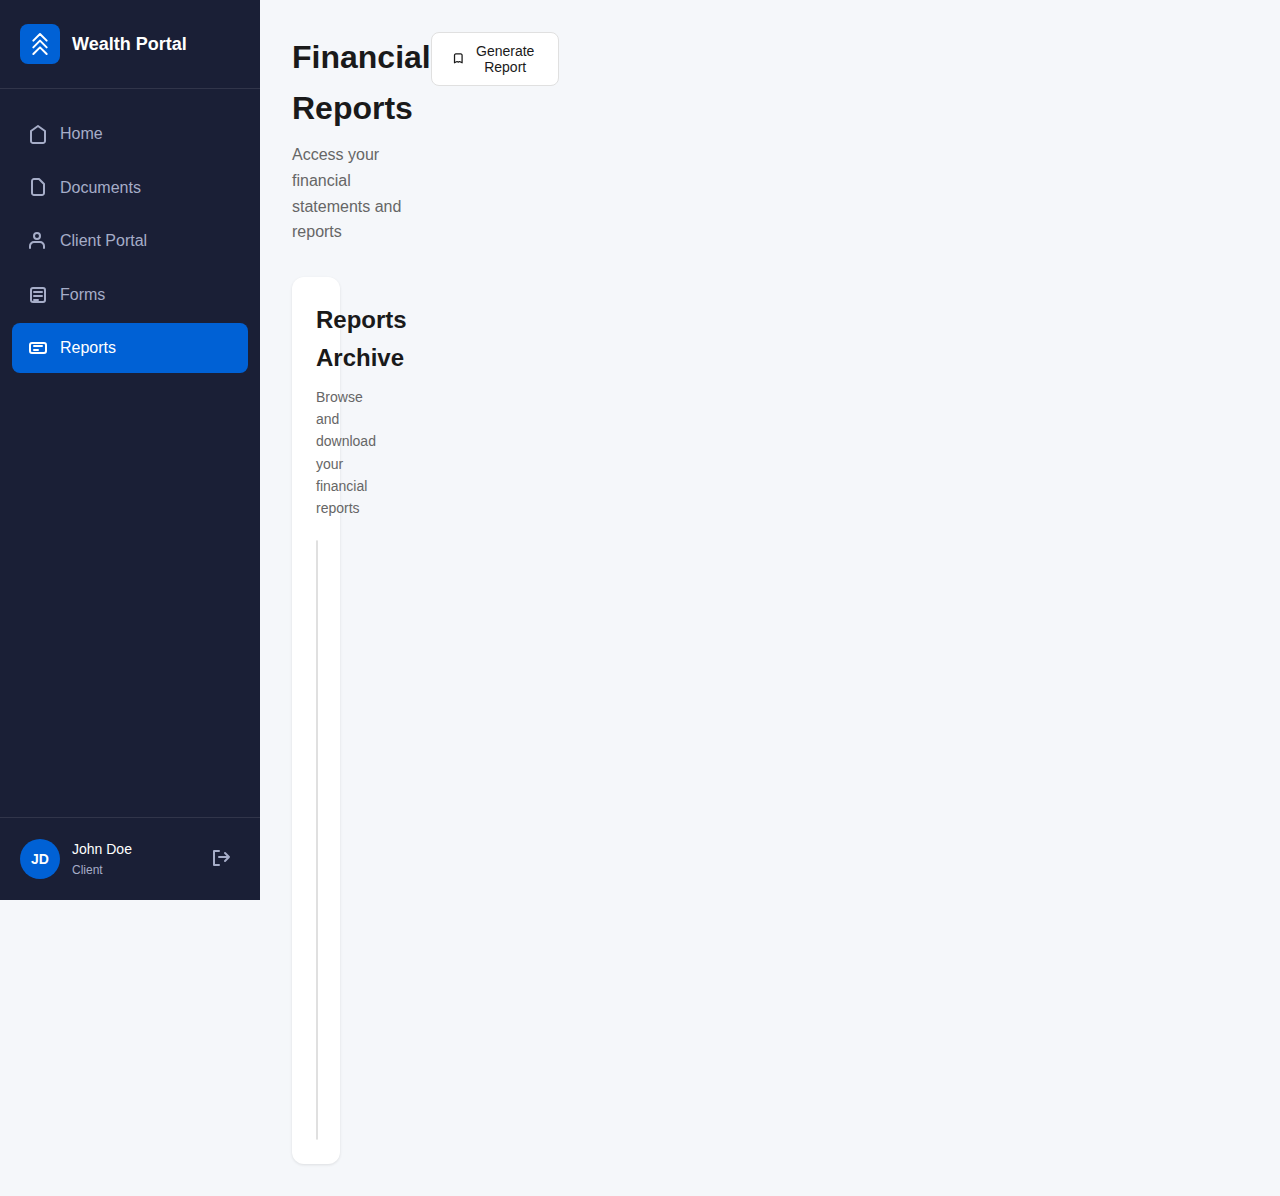
<file: frontend/reports.html>
<!DOCTYPE html>
<html lang="en">
<head>
    <meta charset="UTF-8">
    <meta name="viewport" content="width=device-width, initial-scale=1.0">
    <title>Wealth Portal - Reports</title>
    <link rel="stylesheet" href="https://cdn01.boxcdn.net/platform/elements/21.0.0/en-US/explorer.css" />
    <link rel="stylesheet" href="https://cdn01.boxcdn.net/platform/elements/21.0.0/en-US/preview.css" />
    <link rel="stylesheet" href="styles/main.css">
</head>
<body>
    <div class="app-container">
        <aside class="sidebar">
            <div class="sidebar-header">
                <div class="logo">
                    <svg width="40" height="40" viewBox="0 0 60 60" fill="none" xmlns="http://www.w3.org/2000/svg">
                        <rect width="60" height="60" rx="12" fill="#0061D5"/>
                        <path d="M20 25L30 15L40 25M20 35L30 25L40 35M20 45L30 35L40 45" stroke="white" stroke-width="3" stroke-linecap="round" stroke-linejoin="round"/>
                    </svg>
                    <span>Wealth Portal</span>
                </div>
            </div>
            <nav class="sidebar-nav">
                <a href="index.html" class="nav-item">
                    <svg width="20" height="20" viewBox="0 0 20 20" fill="none" xmlns="http://www.w3.org/2000/svg">
                        <path d="M3 7L10 2L17 7V17C17 17.5304 16.7893 18.0391 16.4142 18.4142C16.0391 18.7893 15.5304 19 15 19H5C4.46957 19 3.96086 18.7893 3.58579 18.4142C3.21071 18.0391 3 17.5304 3 17V7Z" stroke="currentColor" stroke-width="2" stroke-linecap="round" stroke-linejoin="round"/>
                    </svg>
                    <span>Home</span>
                </a>
                <a href="documents.html" class="nav-item">
                    <svg width="20" height="20" viewBox="0 0 20 20" fill="none" xmlns="http://www.w3.org/2000/svg">
                        <path d="M4 4C4 3.46957 4.21071 2.96086 4.58579 2.58579C4.96086 2.21071 5.46957 2 6 2H11L16 7V16C16 16.5304 15.7893 17.0391 15.4142 17.4142C15.0391 17.7893 14.5304 18 14 18H6C5.46957 18 4.96086 17.7893 4.58579 17.4142C4.21071 17.0391 4 16.5304 4 16V4Z" stroke="currentColor" stroke-width="2" stroke-linecap="round" stroke-linejoin="round"/>
                    </svg>
                    <span>Documents</span>
                </a>
                <a href="client-portal.html" class="nav-item">
                    <svg width="20" height="20" viewBox="0 0 20 20" fill="none" xmlns="http://www.w3.org/2000/svg">
                        <path d="M16 17V15C16 13.9391 15.5786 12.9217 14.8284 12.1716C14.0783 11.4214 13.0609 11 12 11H6C4.93913 11 3.92172 11.4214 3.17157 12.1716C2.42143 12.9217 2 13.9391 2 15V17" stroke="currentColor" stroke-width="2" stroke-linecap="round" stroke-linejoin="round"/>
                        <circle cx="9" cy="5" r="3" stroke="currentColor" stroke-width="2"/>
                    </svg>
                    <span>Client Portal</span>
                </a>
                <a href="forms.html" class="nav-item">
                    <svg width="20" height="20" viewBox="0 0 20 20" fill="none" xmlns="http://www.w3.org/2000/svg">
                        <rect x="3" y="3" width="14" height="14" rx="2" stroke="currentColor" stroke-width="2"/>
                        <line x1="6" y1="7" x2="14" y2="7" stroke="currentColor" stroke-width="2" stroke-linecap="round"/>
                        <line x1="6" y1="11" x2="14" y2="11" stroke="currentColor" stroke-width="2" stroke-linecap="round"/>
                        <line x1="6" y1="15" x2="10" y2="15" stroke="currentColor" stroke-width="2" stroke-linecap="round"/>
                    </svg>
                    <span>Forms</span>
                </a>
                <a href="reports.html" class="nav-item active">
                    <svg width="20" height="20" viewBox="0 0 20 20" fill="none" xmlns="http://www.w3.org/2000/svg">
                        <path d="M18 13V7C18 5.89543 17.1046 5 16 5H4C2.89543 5 2 5.89543 2 7V13C2 14.1046 2.89543 15 4 15H16C17.1046 15 18 14.1046 18 13Z" stroke="currentColor" stroke-width="2"/>
                        <line x1="6" y1="8" x2="14" y2="8" stroke="currentColor" stroke-width="2" stroke-linecap="round"/>
                        <line x1="6" y1="12" x2="10" y2="12" stroke="currentColor" stroke-width="2" stroke-linecap="round"/>
                    </svg>
                    <span>Reports</span>
                </a>
            </nav>
            <div class="sidebar-footer">
                <div class="user-profile">
                    <div class="avatar">JD</div>
                    <div class="user-info">
                        <div class="user-name">John Doe</div>
                        <div class="user-role">Client</div>
                    </div>
                </div>
                <button class="logout-btn" onclick="logout()">
                    <svg width="20" height="20" viewBox="0 0 20 20" fill="none" xmlns="http://www.w3.org/2000/svg">
                        <path d="M7 17L2 17L2 3L7 3M13 13L17 9M17 9L13 5M17 9L7 9" stroke="currentColor" stroke-width="2" stroke-linecap="round" stroke-linejoin="round"/>
                    </svg>
                </button>
            </div>
        </aside>

        <main class="main-content">
            <header class="page-header">
                <div class="header-content">
                    <h1>Financial Reports</h1>
                    <p class="header-subtitle">Access your financial statements and reports</p>
                </div>
                <div class="header-actions">
                    <button class="btn btn-secondary" onclick="generateReport()">
                        <svg width="20" height="20" viewBox="0 0 20 20" fill="none" xmlns="http://www.w3.org/2000/svg">
                            <path d="M4 16V4C4 3.46957 4.21071 2.96086 4.58579 2.58579C4.96086 2.21071 5.46957 2 6 2H14C14.5304 2 15.0391 2.21071 15.4142 2.58579C15.7893 2.96086 16 3.46957 16 4V16L12 14L10 15L8 14L4 16Z" stroke="currentColor" stroke-width="2" stroke-linecap="round" stroke-linejoin="round"/>
                        </svg>
                        Generate Report
                    </button>
                </div>
            </header>

            <div class="content-section">
                <div class="section-header">
                    <h2>Reports Archive</h2>
                    <p class="section-description">Browse and download your financial reports</p>
                </div>
                <div class="explorer-container">
                    <div id="content-explorer"></div>
                </div>
            </div>
        </main>
    </div>

    <script src="https://cdn01.boxcdn.net/platform/elements/21.0.0/en-US/explorer.js"></script>
    <script>
        const API_BASE_URL = 'http://localhost:5000/api';
        let config, accessToken;

        async function init() {
            try {
                const configResp = await fetch(`${API_BASE_URL}/config`);
                config = await configResp.json();

                const tokenResp = await fetch(`${API_BASE_URL}/token`, {
                    method: 'POST',
                    headers: { 'Content-Type': 'application/json' },
                    body: JSON.stringify({ folder_id: config.folder_ids.root })
                });
                const tokenData = await tokenResp.json();
                accessToken = tokenData.access_token;

                const explorer = new Box.ContentExplorer();
                explorer.show(config.folder_ids.root, accessToken, {
                    container: '#content-explorer',
                    canUpload: false,
                    canDownload: true,
                    canPreview: true,
                    canShare: false,
                    canDelete: false,
                });
            } catch (error) {
                console.error('Init error:', error);
            }
        }

        function generateReport() {
            alert('Report generation feature would be implemented here.\n\nThis would trigger a workflow to generate a new financial report and save it to Box.');
        }

        function logout() {
            if (confirm('Are you sure you want to logout?')) {
                window.location.href = 'signin.html';
            }
        }

        document.addEventListener('DOMContentLoaded', init);
    </script>
</body>
</html>
</file>
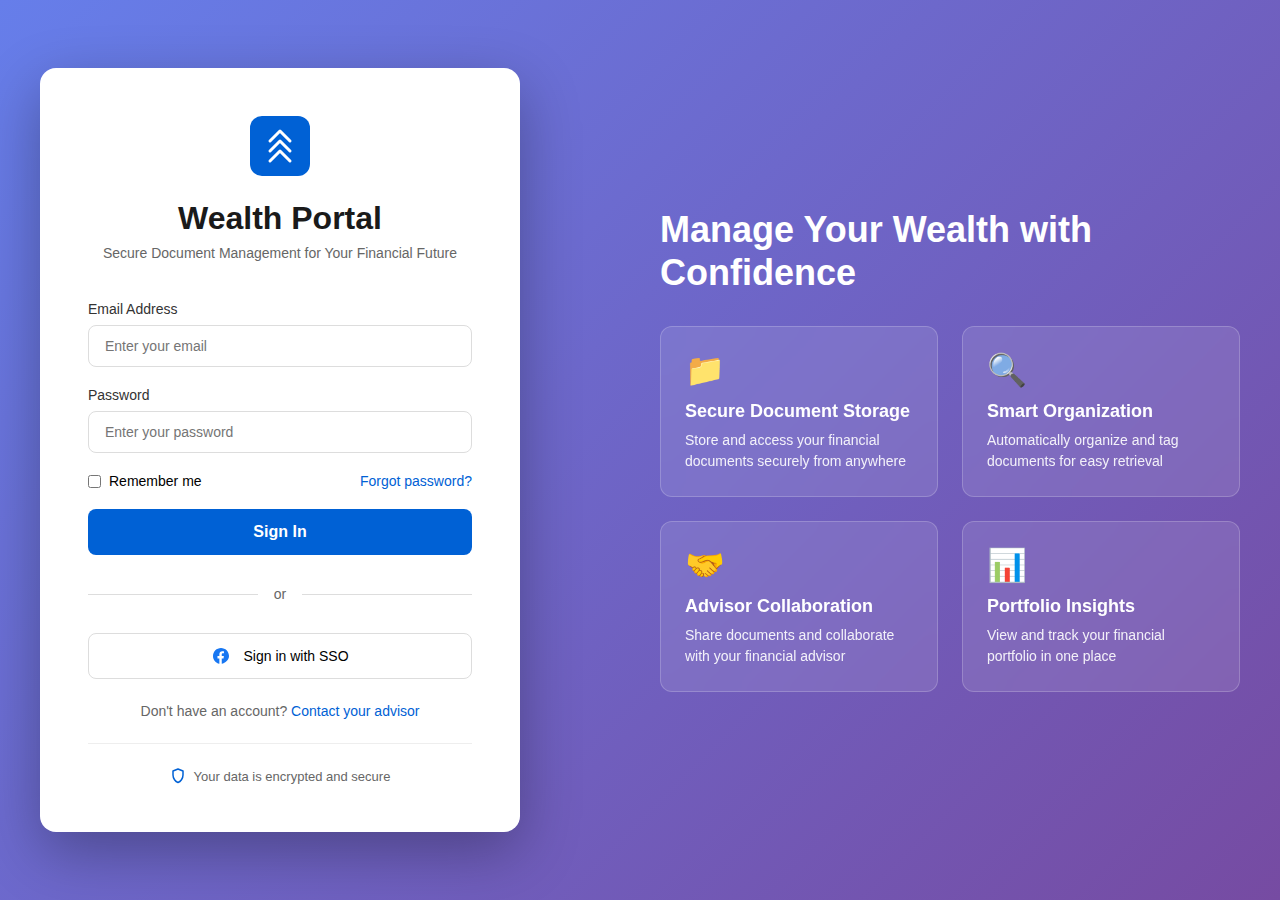
<file: frontend/signin.html>
<!DOCTYPE html>
<html lang="en">
<head>
    <meta charset="UTF-8">
    <meta name="viewport" content="width=device-width, initial-scale=1.0">
    <title>Wealth Portal - Sign In</title>
    <link rel="stylesheet" href="styles/signin.css">
</head>
<body>
    <div class="signin-container">
        <div class="signin-card">
            <div class="logo-section">
                <div class="logo">
                    <svg width="60" height="60" viewBox="0 0 60 60" fill="none" xmlns="http://www.w3.org/2000/svg">
                        <rect width="60" height="60" rx="12" fill="#0061D5"/>
                        <path d="M20 25L30 15L40 25M20 35L30 25L40 35M20 45L30 35L40 45" stroke="white" stroke-width="3" stroke-linecap="round" stroke-linejoin="round"/>
                    </svg>
                </div>
                <h1>Wealth Portal</h1>
                <p class="subtitle">Secure Document Management for Your Financial Future</p>
            </div>

            <form class="signin-form" id="signinForm">
                <div class="form-group">
                    <label for="email">Email Address</label>
                    <input type="email" id="email" name="email" placeholder="Enter your email" required>
                </div>

                <div class="form-group">
                    <label for="password">Password</label>
                    <input type="password" id="password" name="password" placeholder="Enter your password" required>
                </div>

                <div class="form-options">
                    <label class="checkbox-container">
                        <input type="checkbox" id="remember">
                        <span>Remember me</span>
                    </label>
                    <a href="#" class="forgot-password">Forgot password?</a>
                </div>

                <button type="submit" class="signin-button">Sign In</button>

                <div class="divider">
                    <span>or</span>
                </div>

                <button type="button" class="sso-button">
                    <svg width="20" height="20" viewBox="0 0 20 20" fill="none" xmlns="http://www.w3.org/2000/svg">
                        <path d="M18 10C18 5.58 14.42 2 10 2C5.58 2 2 5.58 2 10C2 13.86 4.69 17.09 8.36 17.84V12.38H6.47V10H8.36V8.23C8.36 6.36 9.57 5.24 11.26 5.24C12.1 5.24 12.97 5.38 12.97 5.38V7.21H12.01C11.06 7.21 10.75 7.79 10.75 8.38V10H12.88L12.53 12.38H10.75V17.84C14.42 17.09 18 13.86 18 10Z" fill="#1877F2"/>
                    </svg>
                    Sign in with SSO
                </button>
            </form>

            <div class="signup-section">
                <p>Don't have an account? <a href="#">Contact your advisor</a></p>
            </div>

            <div class="security-notice">
                <svg width="16" height="16" viewBox="0 0 16 16" fill="none" xmlns="http://www.w3.org/2000/svg">
                    <path d="M8 1L3 3V7C3 10.5 5.42 13.66 8 14.5C10.58 13.66 13 10.5 13 7V3L8 1Z" stroke="#0061D5" stroke-width="1.5" stroke-linecap="round" stroke-linejoin="round"/>
                </svg>
                <span>Your data is encrypted and secure</span>
            </div>
        </div>

        <div class="features-section">
            <h2>Manage Your Wealth with Confidence</h2>
            <div class="features">
                <div class="feature">
                    <div class="feature-icon">📁</div>
                    <h3>Secure Document Storage</h3>
                    <p>Store and access your financial documents securely from anywhere</p>
                </div>
                <div class="feature">
                    <div class="feature-icon">🔍</div>
                    <h3>Smart Organization</h3>
                    <p>Automatically organize and tag documents for easy retrieval</p>
                </div>
                <div class="feature">
                    <div class="feature-icon">🤝</div>
                    <h3>Advisor Collaboration</h3>
                    <p>Share documents and collaborate with your financial advisor</p>
                </div>
                <div class="feature">
                    <div class="feature-icon">📊</div>
                    <h3>Portfolio Insights</h3>
                    <p>View and track your financial portfolio in one place</p>
                </div>
            </div>
        </div>
    </div>

    <script src="scripts/signin.js"></script>
</body>
</html>
</file>
<file: frontend/styles/main.css>
* {
    margin: 0;
    padding: 0;
    box-sizing: border-box;
}

:root {
    --primary-color: #0061D5;
    --primary-dark: #0052b4;
    --secondary-color: #667eea;
    --background: #f5f7fa;
    --sidebar-bg: #1a1f36;
    --sidebar-text: #a6adc8;
    --text-primary: #1a1a1a;
    --text-secondary: #666;
    --border-color: #e0e0e0;
    --card-bg: white;
    --success: #4caf50;
    --warning: #ff9800;
    --error: #f44336;
}

body {
    font-family: -apple-system, BlinkMacSystemFont, 'Segoe UI', Roboto, Oxygen, Ubuntu, Cantarell, sans-serif;
    background: var(--background);
    color: var(--text-primary);
    line-height: 1.6;
}

.app-container {
    display: grid;
    grid-template-columns: 260px 1fr;
    min-height: 100vh;
}

/* Sidebar Styles */
.sidebar {
    background: var(--sidebar-bg);
    color: var(--sidebar-text);
    display: flex;
    flex-direction: column;
    position: fixed;
    left: 0;
    top: 0;
    bottom: 0;
    width: 260px;
    z-index: 1000;
}

.sidebar-header {
    padding: 24px 20px;
    border-bottom: 1px solid rgba(255, 255, 255, 0.1);
}

.logo {
    display: flex;
    align-items: center;
    gap: 12px;
    color: white;
    font-size: 18px;
    font-weight: 600;
}

.sidebar-nav {
    flex: 1;
    padding: 20px 12px;
    overflow-y: auto;
}

.nav-item {
    display: flex;
    align-items: center;
    gap: 12px;
    padding: 12px 16px;
    color: var(--sidebar-text);
    text-decoration: none;
    border-radius: 8px;
    margin-bottom: 4px;
    transition: all 0.2s;
}

.nav-item:hover {
    background: rgba(255, 255, 255, 0.05);
    color: white;
}

.nav-item.active {
    background: var(--primary-color);
    color: white;
}

.sidebar-footer {
    padding: 20px;
    border-top: 1px solid rgba(255, 255, 255, 0.1);
    display: flex;
    align-items: center;
    justify-content: space-between;
}

.user-profile {
    display: flex;
    align-items: center;
    gap: 12px;
    flex: 1;
}

.avatar {
    width: 40px;
    height: 40px;
    border-radius: 50%;
    background: var(--primary-color);
    display: flex;
    align-items: center;
    justify-content: center;
    color: white;
    font-weight: 600;
    font-size: 14px;
}

.user-info {
    flex: 1;
}

.user-name {
    font-size: 14px;
    font-weight: 500;
    color: white;
}

.user-role {
    font-size: 12px;
    color: var(--sidebar-text);
}

.logout-btn {
    background: none;
    border: none;
    color: var(--sidebar-text);
    cursor: pointer;
    padding: 8px;
    border-radius: 4px;
    transition: all 0.2s;
}

.logout-btn:hover {
    background: rgba(255, 255, 255, 0.05);
    color: white;
}

/* Main Content Styles */
.main-content {
    margin-left: 260px;
    padding: 32px;
    max-width: 1400px;
}

.page-header {
    margin-bottom: 32px;
    display: flex;
    justify-content: space-between;
    align-items: flex-start;
}

.header-content h1 {
    font-size: 32px;
    color: var(--text-primary);
    margin-bottom: 8px;
}

.header-subtitle {
    color: var(--text-secondary);
    font-size: 16px;
}

.header-actions {
    display: flex;
    gap: 12px;
}

.btn {
    padding: 10px 20px;
    border-radius: 8px;
    border: none;
    font-size: 14px;
    font-weight: 500;
    cursor: pointer;
    display: flex;
    align-items: center;
    gap: 8px;
    transition: all 0.2s;
}

.btn-primary {
    background: var(--primary-color);
    color: white;
}

.btn-primary:hover {
    background: var(--primary-dark);
}

.btn-secondary {
    background: white;
    color: var(--text-primary);
    border: 1px solid var(--border-color);
}

.btn-secondary:hover {
    background: var(--background);
}

/* Stats Grid */
.stats-grid {
    display: grid;
    grid-template-columns: repeat(auto-fit, minmax(240px, 1fr));
    gap: 20px;
    margin-bottom: 32px;
}

.stat-card {
    background: var(--card-bg);
    padding: 24px;
    border-radius: 12px;
    box-shadow: 0 1px 3px rgba(0, 0, 0, 0.1);
    display: flex;
    gap: 16px;
    align-items: center;
    transition: transform 0.2s, box-shadow 0.2s;
}

.stat-card:hover {
    transform: translateY(-2px);
    box-shadow: 0 4px 12px rgba(0, 0, 0, 0.15);
}

.stat-icon {
    width: 56px;
    height: 56px;
    border-radius: 12px;
    display: flex;
    align-items: center;
    justify-content: center;
}

.stat-content {
    flex: 1;
}

.stat-value {
    font-size: 28px;
    font-weight: 700;
    color: var(--text-primary);
    margin-bottom: 4px;
}

.stat-label {
    font-size: 14px;
    color: var(--text-secondary);
}

/* Content Section */
.content-section {
    background: var(--card-bg);
    border-radius: 12px;
    padding: 24px;
    box-shadow: 0 1px 3px rgba(0, 0, 0, 0.1);
}

.section-header {
    margin-bottom: 20px;
}

.section-header h2 {
    font-size: 24px;
    color: var(--text-primary);
    margin-bottom: 8px;
}

.section-description {
    color: var(--text-secondary);
    font-size: 14px;
}

.explorer-container {
    min-height: 600px;
    border: 1px solid var(--border-color);
    border-radius: 8px;
    overflow: hidden;
}

/* Box UI Elements Overrides */
.be {
    font-family: -apple-system, BlinkMacSystemFont, 'Segoe UI', Roboto, Oxygen, Ubuntu, Cantarell, sans-serif !important;
}

.be-app-element {
    height: 600px !important;
}

/* Loading State */
.loading {
    display: flex;
    align-items: center;
    justify-content: center;
    padding: 60px;
    color: var(--text-secondary);
}

/* Error State */
.error-message {
    background: #ffebee;
    color: #c62828;
    padding: 16px 20px;
    border-radius: 8px;
    margin-bottom: 20px;
    display: flex;
    align-items: center;
    gap: 12px;
}

/* Responsive Design */
@media (max-width: 1024px) {
    .app-container {
        grid-template-columns: 1fr;
    }

    .sidebar {
        transform: translateX(-100%);
        transition: transform 0.3s;
    }

    .sidebar.open {
        transform: translateX(0);
    }

    .main-content {
        margin-left: 0;
    }
}

@media (max-width: 768px) {
    .main-content {
        padding: 20px;
    }

    .page-header {
        flex-direction: column;
        gap: 16px;
    }

    .stats-grid {
        grid-template-columns: 1fr;
    }

    .header-content h1 {
        font-size: 24px;
    }
}
</file>
<file: frontend/styles/documents.css>
/* Documents Page Specific Styles */

.categories-section {
    display: grid;
    grid-template-columns: repeat(auto-fit, minmax(250px, 1fr));
    gap: 16px;
    margin-bottom: 32px;
}

.category-card {
    background: var(--card-bg);
    padding: 20px;
    border-radius: 12px;
    box-shadow: 0 1px 3px rgba(0, 0, 0, 0.1);
    display: flex;
    gap: 16px;
    align-items: center;
    cursor: pointer;
    transition: all 0.2s;
    border: 2px solid transparent;
}

.category-card:hover {
    transform: translateY(-2px);
    box-shadow: 0 4px 12px rgba(0, 0, 0, 0.15);
    border-color: var(--primary-color);
}

.category-icon {
    width: 48px;
    height: 48px;
    border-radius: 10px;
    display: flex;
    align-items: center;
    justify-content: center;
    flex-shrink: 0;
}

.category-info h3 {
    font-size: 16px;
    color: var(--text-primary);
    margin-bottom: 4px;
}

.category-info p {
    font-size: 13px;
    color: var(--text-secondary);
}

/* Document Workspace */
.document-workspace {
    display: grid;
    grid-template-columns: 1fr;
    gap: 24px;
    transition: grid-template-columns 0.3s;
}

.document-workspace.split-view {
    grid-template-columns: 1fr 400px;
}

.explorer-section {
    background: var(--card-bg);
    border-radius: 12px;
    padding: 24px;
    box-shadow: 0 1px 3px rgba(0, 0, 0, 0.1);
}

.section-header {
    display: flex;
    justify-content: space-between;
    align-items: center;
    margin-bottom: 20px;
}

.view-options {
    display: flex;
    gap: 8px;
}

.view-btn {
    background: white;
    border: 1px solid var(--border-color);
    padding: 8px;
    border-radius: 6px;
    cursor: pointer;
    color: var(--text-secondary);
    transition: all 0.2s;
}

.view-btn:hover {
    background: var(--background);
    border-color: var(--primary-color);
    color: var(--primary-color);
}

.view-btn.active {
    background: var(--primary-color);
    border-color: var(--primary-color);
    color: white;
}

/* Metadata Panel */
.metadata-panel {
    background: var(--card-bg);
    border-radius: 12px;
    box-shadow: 0 1px 3px rgba(0, 0, 0, 0.1);
    display: flex;
    flex-direction: column;
    max-height: 800px;
}

.panel-header {
    display: flex;
    justify-content: space-between;
    align-items: center;
    padding: 20px;
    border-bottom: 1px solid var(--border-color);
}

.panel-header h3 {
    font-size: 18px;
    color: var(--text-primary);
}

.close-btn {
    background: none;
    border: none;
    color: var(--text-secondary);
    cursor: pointer;
    padding: 4px;
    border-radius: 4px;
    transition: all 0.2s;
}

.close-btn:hover {
    background: var(--background);
    color: var(--text-primary);
}

.panel-content {
    flex: 1;
    overflow-y: auto;
    padding: 20px;
}

.empty-state {
    display: flex;
    flex-direction: column;
    align-items: center;
    justify-content: center;
    padding: 60px 20px;
    text-align: center;
}

.empty-state svg {
    margin-bottom: 16px;
}

.empty-state p {
    color: var(--text-secondary);
    font-size: 14px;
}

/* Metadata Display */
.metadata-section {
    margin-bottom: 24px;
}

.metadata-section h4 {
    font-size: 14px;
    color: var(--text-secondary);
    text-transform: uppercase;
    letter-spacing: 0.5px;
    margin-bottom: 12px;
    font-weight: 600;
}

.metadata-field {
    display: flex;
    justify-content: space-between;
    padding: 12px 0;
    border-bottom: 1px solid var(--border-color);
}

.metadata-field:last-child {
    border-bottom: none;
}

.metadata-label {
    font-size: 14px;
    color: var(--text-secondary);
    font-weight: 500;
}

.metadata-value {
    font-size: 14px;
    color: var(--text-primary);
    font-weight: 400;
    text-align: right;
    max-width: 60%;
    word-break: break-word;
}

.metadata-tag {
    display: inline-block;
    padding: 4px 12px;
    background: var(--primary-color);
    color: white;
    border-radius: 12px;
    font-size: 12px;
    margin-right: 8px;
    margin-bottom: 8px;
}

.metadata-badge {
    display: inline-flex;
    align-items: center;
    gap: 6px;
    padding: 6px 12px;
    background: #e3f2fd;
    color: #1976d2;
    border-radius: 6px;
    font-size: 13px;
    font-weight: 500;
}

/* Document Preview */
.document-preview {
    margin-bottom: 20px;
    border-radius: 8px;
    overflow: hidden;
    border: 1px solid var(--border-color);
}

.preview-header {
    background: var(--background);
    padding: 12px 16px;
    display: flex;
    align-items: center;
    gap: 12px;
}

.file-icon {
    width: 32px;
    height: 32px;
    display: flex;
    align-items: center;
    justify-content: center;
    background: white;
    border-radius: 6px;
}

.preview-info h5 {
    font-size: 14px;
    color: var(--text-primary);
    margin-bottom: 2px;
}

.preview-info p {
    font-size: 12px;
    color: var(--text-secondary);
}

/* Action Buttons */
.action-buttons {
    display: flex;
    gap: 8px;
    margin-top: 20px;
    padding-top: 20px;
    border-top: 1px solid var(--border-color);
}

.action-btn {
    flex: 1;
    padding: 10px 16px;
    border: 1px solid var(--border-color);
    background: white;
    color: var(--text-primary);
    border-radius: 6px;
    font-size: 14px;
    cursor: pointer;
    display: flex;
    align-items: center;
    justify-content: center;
    gap: 8px;
    transition: all 0.2s;
}

.action-btn:hover {
    background: var(--background);
    border-color: var(--primary-color);
    color: var(--primary-color);
}

.action-btn.primary {
    background: var(--primary-color);
    border-color: var(--primary-color);
    color: white;
}

.action-btn.primary:hover {
    background: var(--primary-dark);
    border-color: var(--primary-dark);
}

/* Loading State */
.metadata-loading {
    display: flex;
    align-items: center;
    justify-content: center;
    padding: 40px;
}

.spinner {
    width: 40px;
    height: 40px;
    border: 3px solid var(--border-color);
    border-top-color: var(--primary-color);
    border-radius: 50%;
    animation: spin 1s linear infinite;
}

@keyframes spin {
    to { transform: rotate(360deg); }
}

/* Responsive Design */
@media (max-width: 1024px) {
    .document-workspace.split-view {
        grid-template-columns: 1fr;
    }

    .metadata-panel {
        position: fixed;
        right: 0;
        top: 0;
        bottom: 0;
        width: 400px;
        max-width: 90vw;
        z-index: 1001;
        border-radius: 0;
        box-shadow: -4px 0 24px rgba(0, 0, 0, 0.2);
    }
}

@media (max-width: 768px) {
    .categories-section {
        grid-template-columns: 1fr;
    }

    .category-card {
        padding: 16px;
    }

    .metadata-panel {
        width: 100%;
        max-width: 100vw;
    }
}
</file>
<file: frontend/styles/forms.css>
/* Forms Page Specific Styles */

.forms-grid {
    display: grid;
    grid-template-columns: repeat(auto-fill, minmax(320px, 1fr));
    gap: 24px;
    margin-bottom: 32px;
}

.form-card {
    background: var(--card-bg);
    border-radius: 12px;
    box-shadow: 0 1px 3px rgba(0, 0, 0, 0.1);
    overflow: hidden;
    transition: all 0.3s;
    border: 2px solid transparent;
    display: flex;
    flex-direction: column;
}

.form-card:hover {
    transform: translateY(-4px);
    box-shadow: 0 8px 24px rgba(0, 0, 0, 0.12);
    border-color: var(--primary-color);
}

.form-header {
    padding: 24px 24px 16px;
    display: flex;
    justify-content: space-between;
    align-items: flex-start;
}

.form-icon {
    width: 64px;
    height: 64px;
    border-radius: 12px;
    display: flex;
    align-items: center;
    justify-content: center;
}

.form-badge {
    padding: 4px 12px;
    border-radius: 12px;
    font-size: 12px;
    font-weight: 600;
    text-transform: uppercase;
    letter-spacing: 0.5px;
}

.form-badge.required {
    background: #ffebee;
    color: #c62828;
}

.form-badge {
    background: #e3f2fd;
    color: #1976d2;
}

.form-content {
    padding: 0 24px 20px;
    flex: 1;
}

.form-content h3 {
    font-size: 18px;
    color: var(--text-primary);
    margin-bottom: 8px;
    font-weight: 600;
}

.form-content p {
    font-size: 14px;
    color: var(--text-secondary);
    line-height: 1.5;
    margin-bottom: 16px;
}

.form-meta {
    display: flex;
    gap: 16px;
    flex-wrap: wrap;
}

.meta-item {
    display: flex;
    align-items: center;
    gap: 6px;
    font-size: 13px;
    color: var(--text-secondary);
}

.form-button {
    width: 100%;
    padding: 14px 24px;
    border: none;
    background: var(--background);
    color: var(--text-primary);
    font-size: 15px;
    font-weight: 600;
    cursor: pointer;
    transition: all 0.2s;
    border-top: 1px solid var(--border-color);
}

.form-button:hover {
    background: var(--primary-color);
    color: white;
}

.form-button.primary {
    background: var(--primary-color);
    color: white;
}

.form-button.primary:hover {
    background: var(--primary-dark);
}

/* Form Embed Section */
.form-embed-section {
    animation: fadeIn 0.3s ease-in;
}

.embed-header {
    display: flex;
    align-items: center;
    gap: 20px;
    margin-bottom: 24px;
    padding-bottom: 16px;
    border-bottom: 1px solid var(--border-color);
}

.back-button {
    display: flex;
    align-items: center;
    gap: 8px;
    padding: 10px 16px;
    background: white;
    border: 1px solid var(--border-color);
    border-radius: 8px;
    color: var(--text-primary);
    font-size: 14px;
    font-weight: 500;
    cursor: pointer;
    transition: all 0.2s;
}

.back-button:hover {
    background: var(--background);
    border-color: var(--primary-color);
    color: var(--primary-color);
}

.embed-header h2 {
    font-size: 24px;
    color: var(--text-primary);
}

.form-embed-container {
    background: var(--card-bg);
    border-radius: 12px;
    box-shadow: 0 1px 3px rgba(0, 0, 0, 0.1);
    overflow: hidden;
    height: calc(100vh - 280px);
    min-height: 600px;
}

.form-embed-container iframe {
    width: 100%;
    height: 100%;
}

/* Upload Modal */
.modal {
    position: fixed;
    top: 0;
    left: 0;
    right: 0;
    bottom: 0;
    background: rgba(0, 0, 0, 0.5);
    display: flex;
    align-items: center;
    justify-content: center;
    z-index: 2000;
    animation: fadeIn 0.2s ease-in;
}

.modal-content {
    background: white;
    border-radius: 16px;
    width: 90%;
    max-width: 800px;
    max-height: 90vh;
    display: flex;
    flex-direction: column;
    animation: slideUp 0.3s ease-out;
}

.modal-header {
    display: flex;
    justify-content: space-between;
    align-items: center;
    padding: 24px;
    border-bottom: 1px solid var(--border-color);
}

.modal-header h3 {
    font-size: 20px;
    color: var(--text-primary);
}

.close-btn {
    background: none;
    border: none;
    color: var(--text-secondary);
    cursor: pointer;
    padding: 4px;
    border-radius: 4px;
    transition: all 0.2s;
}

.close-btn:hover {
    background: var(--background);
    color: var(--text-primary);
}

.modal-body {
    padding: 24px;
    flex: 1;
    overflow-y: auto;
}

.modal-body p {
    color: var(--text-secondary);
    margin-bottom: 20px;
}

#content-picker {
    min-height: 400px;
    border: 1px solid var(--border-color);
    border-radius: 8px;
    overflow: hidden;
}

/* Form History Section */
.history-section {
    background: var(--card-bg);
    border-radius: 12px;
    padding: 24px;
    box-shadow: 0 1px 3px rgba(0, 0, 0, 0.1);
    margin-top: 32px;
}

.history-header {
    display: flex;
    justify-content: space-between;
    align-items: center;
    margin-bottom: 20px;
}

.history-header h2 {
    font-size: 20px;
    color: var(--text-primary);
}

.history-list {
    display: flex;
    flex-direction: column;
    gap: 12px;
}

.history-item {
    display: flex;
    justify-content: space-between;
    align-items: center;
    padding: 16px;
    background: var(--background);
    border-radius: 8px;
    transition: all 0.2s;
}

.history-item:hover {
    background: #e8f0fe;
}

.history-info {
    display: flex;
    align-items: center;
    gap: 16px;
}

.history-icon {
    width: 40px;
    height: 40px;
    border-radius: 8px;
    background: var(--primary-color);
    color: white;
    display: flex;
    align-items: center;
    justify-content: center;
}

.history-details h4 {
    font-size: 15px;
    color: var(--text-primary);
    margin-bottom: 4px;
}

.history-details p {
    font-size: 13px;
    color: var(--text-secondary);
}

.history-status {
    padding: 6px 12px;
    border-radius: 12px;
    font-size: 12px;
    font-weight: 600;
}

.history-status.completed {
    background: #e8f5e9;
    color: #388e3c;
}

.history-status.pending {
    background: #fff3e0;
    color: #f57c00;
}

/* Empty State */
.empty-forms {
    text-align: center;
    padding: 60px 20px;
    color: var(--text-secondary);
}

.empty-forms svg {
    margin-bottom: 20px;
    opacity: 0.5;
}

.empty-forms h3 {
    font-size: 18px;
    margin-bottom: 8px;
    color: var(--text-primary);
}

/* Animations */
@keyframes fadeIn {
    from {
        opacity: 0;
    }
    to {
        opacity: 1;
    }
}

@keyframes slideUp {
    from {
        transform: translateY(40px);
        opacity: 0;
    }
    to {
        transform: translateY(0);
        opacity: 1;
    }
}

/* Responsive Design */
@media (max-width: 768px) {
    .forms-grid {
        grid-template-columns: 1fr;
    }

    .form-embed-container {
        height: calc(100vh - 240px);
    }

    .modal-content {
        width: 95%;
        max-height: 95vh;
    }

    .embed-header {
        flex-direction: column;
        align-items: flex-start;
    }
}
</file>
<file: frontend/styles/signin.css>
* {
    margin: 0;
    padding: 0;
    box-sizing: border-box;
}

body {
    font-family: -apple-system, BlinkMacSystemFont, 'Segoe UI', Roboto, Oxygen, Ubuntu, Cantarell, sans-serif;
    background: linear-gradient(135deg, #667eea 0%, #764ba2 100%);
    min-height: 100vh;
    display: flex;
    align-items: center;
    justify-content: center;
    padding: 20px;
}

.signin-container {
    display: grid;
    grid-template-columns: 1fr 1fr;
    gap: 40px;
    max-width: 1200px;
    width: 100%;
    align-items: center;
}

.signin-card {
    background: white;
    border-radius: 16px;
    padding: 48px;
    box-shadow: 0 20px 60px rgba(0, 0, 0, 0.3);
    max-width: 480px;
    width: 100%;
}

.logo-section {
    text-align: center;
    margin-bottom: 40px;
}

.logo {
    display: inline-block;
    margin-bottom: 20px;
}

.logo-section h1 {
    font-size: 32px;
    color: #1a1a1a;
    margin-bottom: 8px;
}

.subtitle {
    color: #666;
    font-size: 14px;
}

.signin-form {
    display: flex;
    flex-direction: column;
    gap: 20px;
}

.form-group {
    display: flex;
    flex-direction: column;
    gap: 8px;
}

.form-group label {
    font-size: 14px;
    font-weight: 500;
    color: #333;
}

.form-group input {
    padding: 12px 16px;
    border: 1px solid #ddd;
    border-radius: 8px;
    font-size: 14px;
    transition: border-color 0.2s;
}

.form-group input:focus {
    outline: none;
    border-color: #0061D5;
}

.form-options {
    display: flex;
    justify-content: space-between;
    align-items: center;
    font-size: 14px;
}

.checkbox-container {
    display: flex;
    align-items: center;
    gap: 8px;
    cursor: pointer;
}

.checkbox-container input {
    cursor: pointer;
}

.forgot-password {
    color: #0061D5;
    text-decoration: none;
}

.forgot-password:hover {
    text-decoration: underline;
}

.signin-button {
    background: #0061D5;
    color: white;
    border: none;
    padding: 14px;
    border-radius: 8px;
    font-size: 16px;
    font-weight: 600;
    cursor: pointer;
    transition: background 0.2s;
}

.signin-button:hover {
    background: #0052b4;
}

.divider {
    text-align: center;
    position: relative;
    margin: 10px 0;
}

.divider::before {
    content: '';
    position: absolute;
    left: 0;
    top: 50%;
    width: 100%;
    height: 1px;
    background: #ddd;
}

.divider span {
    background: white;
    padding: 0 16px;
    position: relative;
    color: #666;
    font-size: 14px;
}

.sso-button {
    background: white;
    border: 1px solid #ddd;
    padding: 12px;
    border-radius: 8px;
    font-size: 14px;
    font-weight: 500;
    cursor: pointer;
    display: flex;
    align-items: center;
    justify-content: center;
    gap: 12px;
    transition: background 0.2s;
}

.sso-button:hover {
    background: #f5f5f5;
}

.signup-section {
    text-align: center;
    margin-top: 24px;
    font-size: 14px;
    color: #666;
}

.signup-section a {
    color: #0061D5;
    text-decoration: none;
    font-weight: 500;
}

.signup-section a:hover {
    text-decoration: underline;
}

.security-notice {
    display: flex;
    align-items: center;
    justify-content: center;
    gap: 8px;
    margin-top: 24px;
    padding-top: 24px;
    border-top: 1px solid #eee;
    font-size: 13px;
    color: #666;
}

.features-section {
    color: white;
}

.features-section h2 {
    font-size: 36px;
    margin-bottom: 32px;
    line-height: 1.2;
}

.features {
    display: grid;
    grid-template-columns: 1fr 1fr;
    gap: 24px;
}

.feature {
    background: rgba(255, 255, 255, 0.1);
    backdrop-filter: blur(10px);
    padding: 24px;
    border-radius: 12px;
    border: 1px solid rgba(255, 255, 255, 0.2);
}

.feature-icon {
    font-size: 32px;
    margin-bottom: 12px;
}

.feature h3 {
    font-size: 18px;
    margin-bottom: 8px;
}

.feature p {
    font-size: 14px;
    opacity: 0.9;
    line-height: 1.5;
}

@media (max-width: 968px) {
    .signin-container {
        grid-template-columns: 1fr;
    }

    .features-section {
        order: -1;
        text-align: center;
    }

    .features {
        grid-template-columns: 1fr;
    }
}

@media (max-width: 480px) {
    .signin-card {
        padding: 32px 24px;
    }

    .logo-section h1 {
        font-size: 24px;
    }

    .features-section h2 {
        font-size: 28px;
    }
}
</file>
